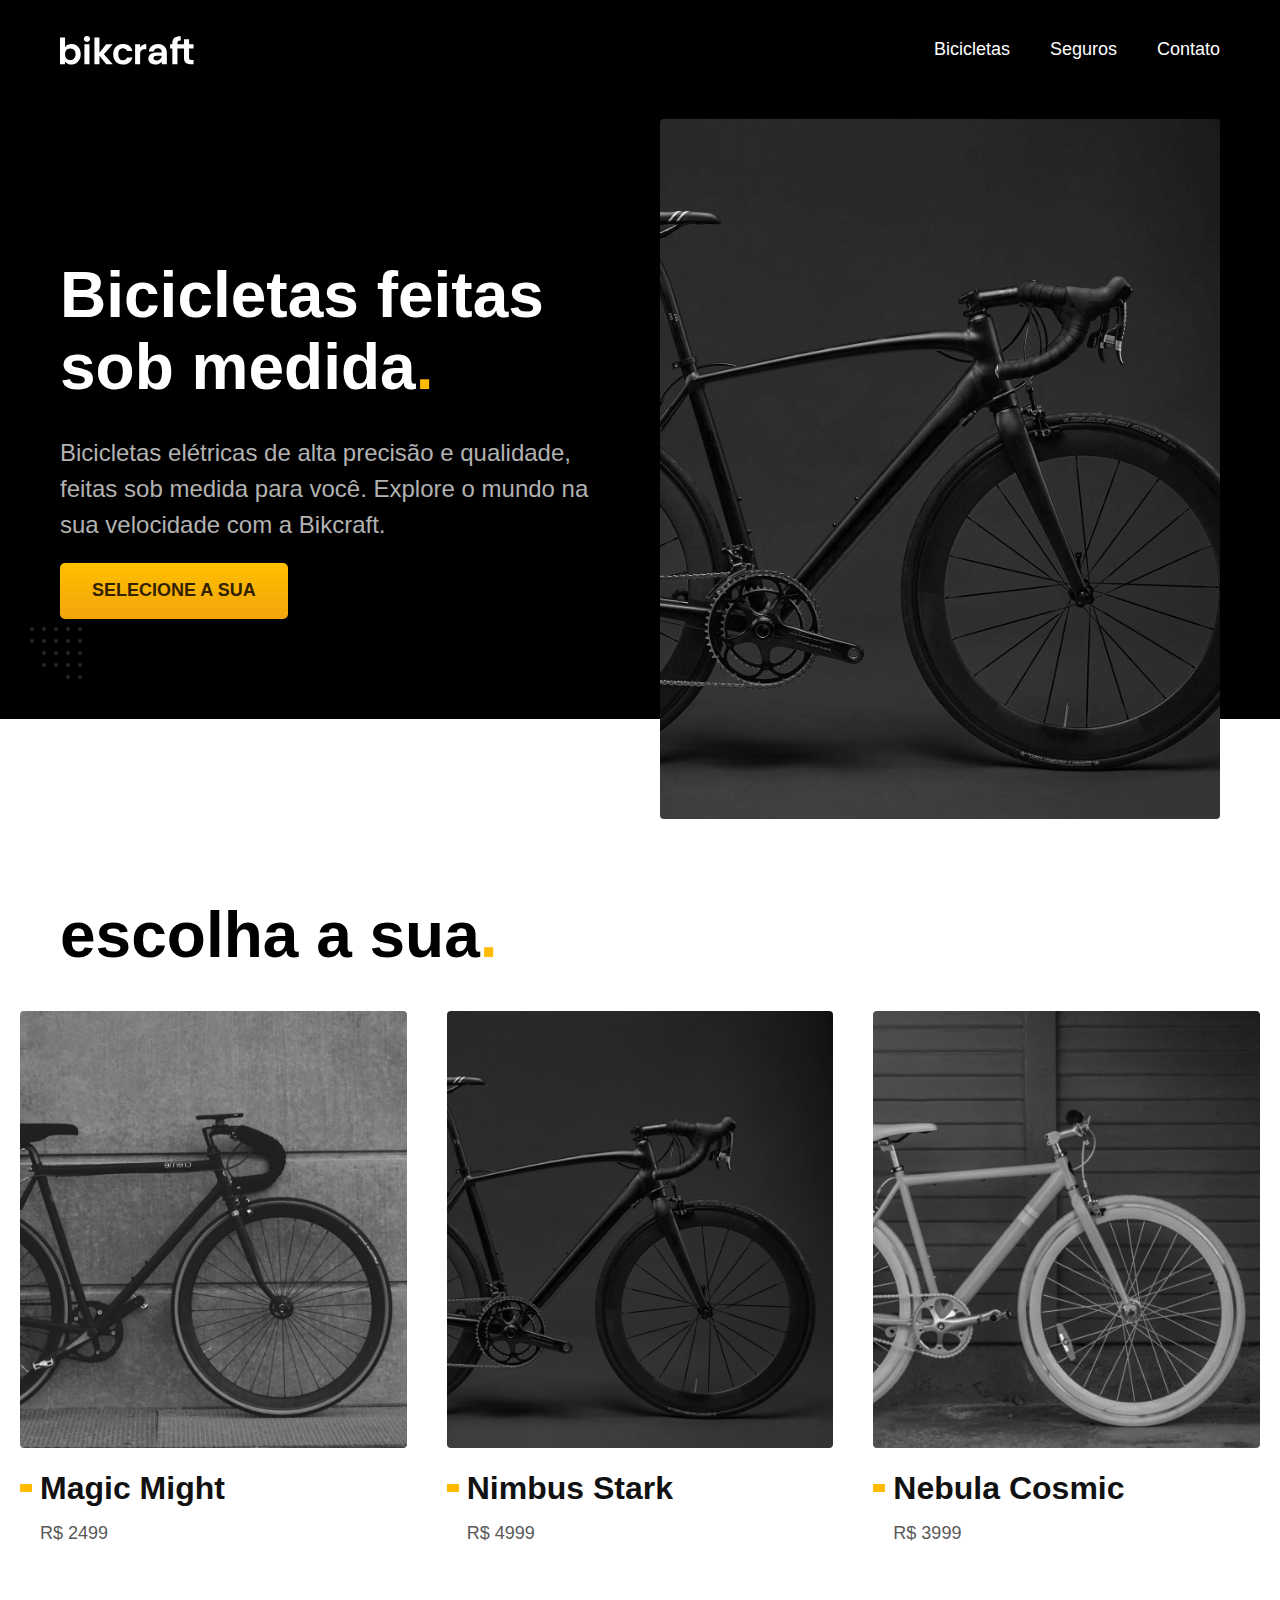
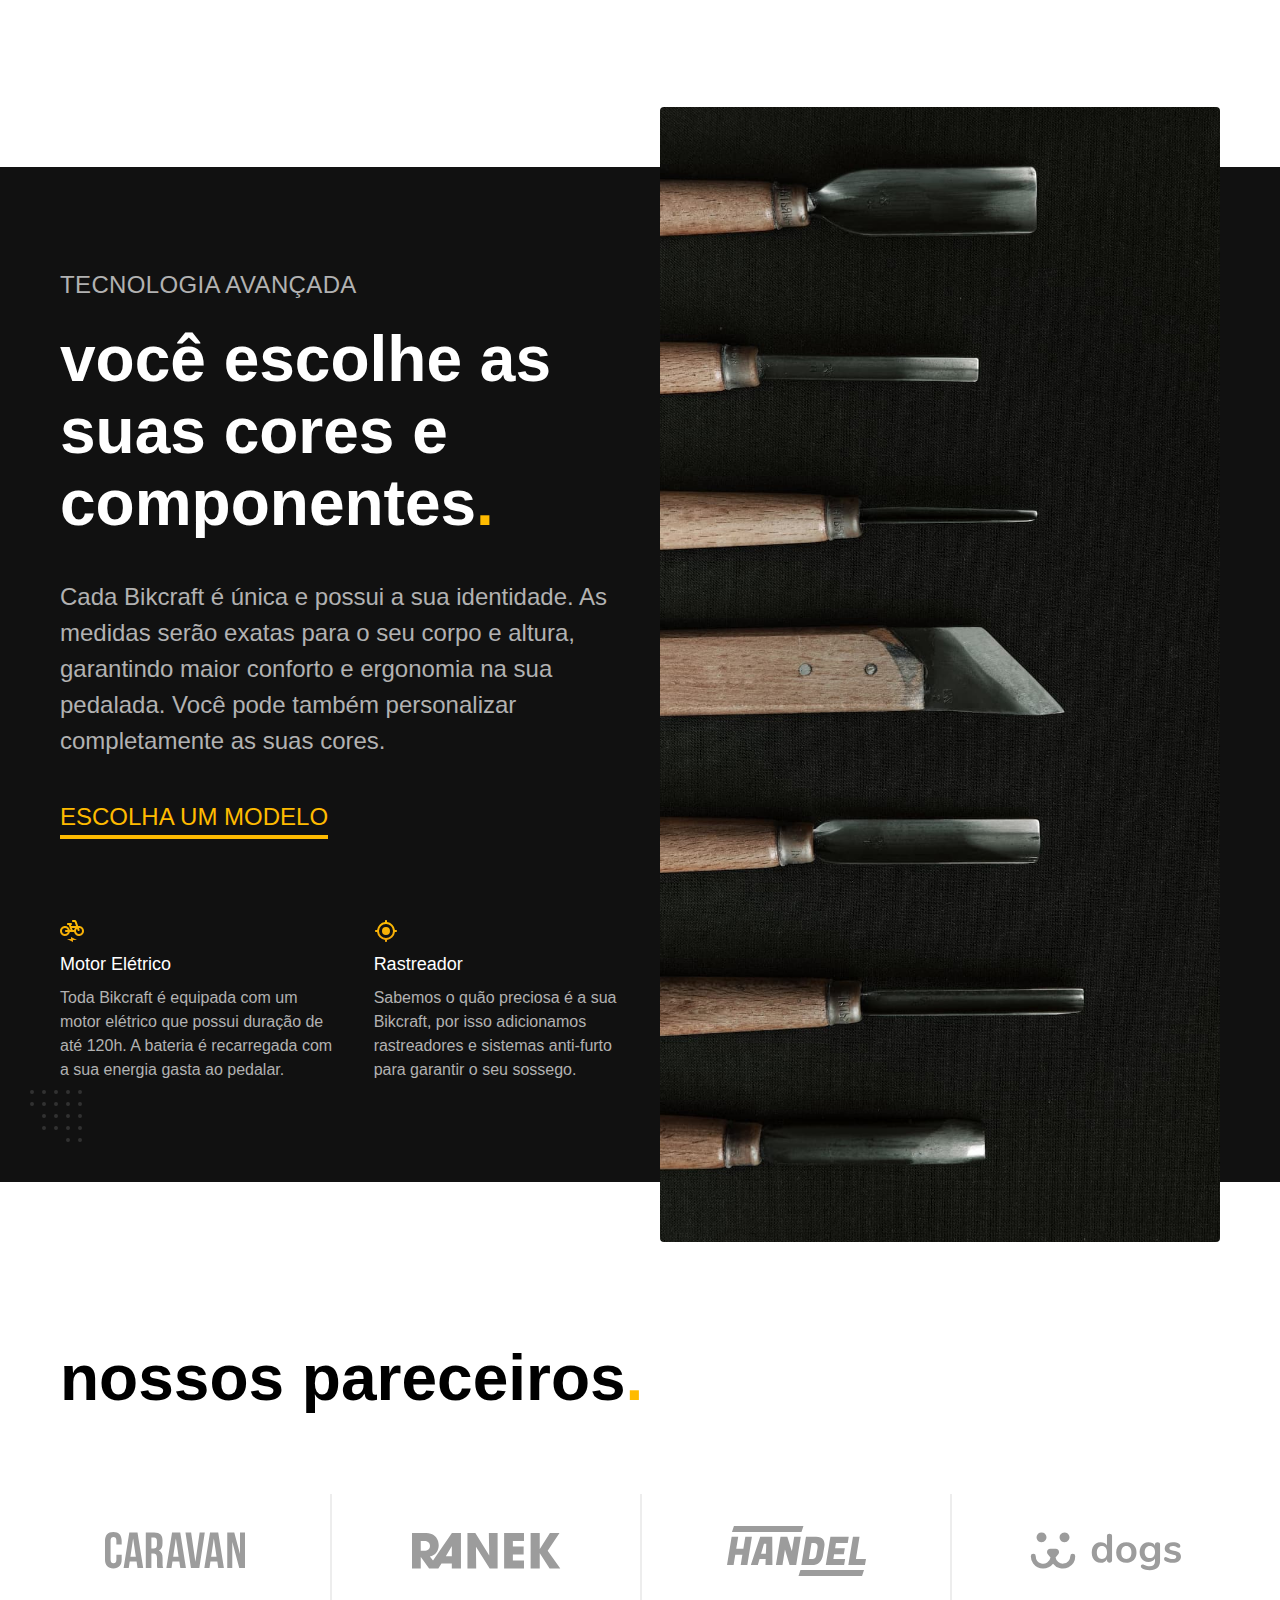
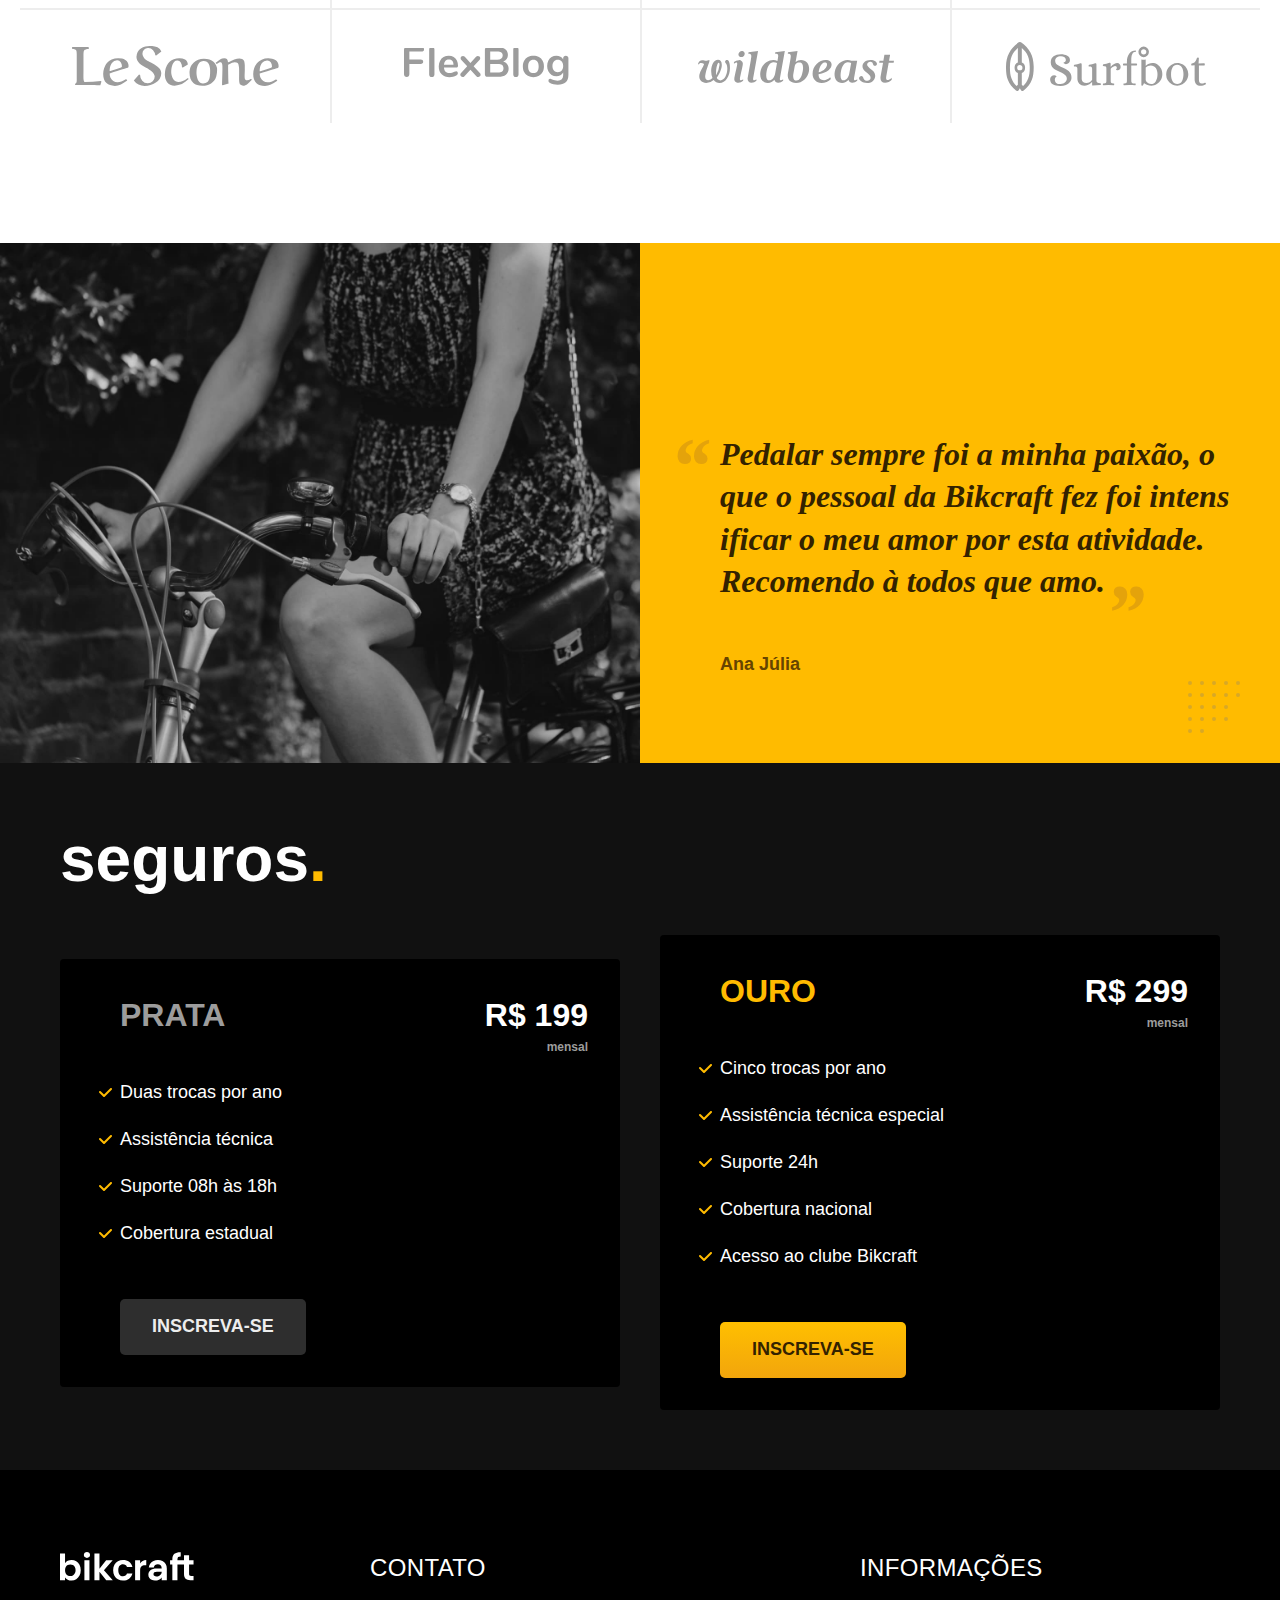
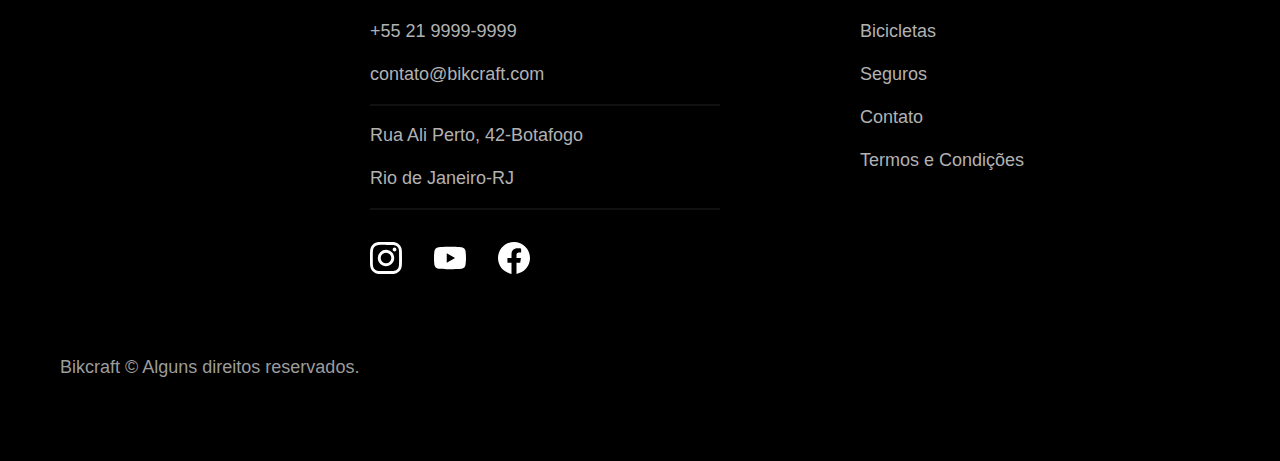
<file: index.html>
<!DOCTYPE html>
<html lang="pt-br">

<head>
    <meta charset="UTF-8">
    <meta http-equiv="X-UA-Compatible" content="IE=edge">
    <meta name="viewport" content="width=device-width, initial-scale=1.0">
    <meta name="description"
        content="Bicicletas elétricas de alta precisão e qualidade,  feitas sob medida para o cliente. Explore o mundo na sua velocidade com a Bikcraft.">
    <title>Bikcraft - Bicicletas Elétricas</title>

    <link rel="icon" href="./favicon.svg" type="image/svg+xml">
    <link rel="preload" href="./css/style.min.css" as="style">
    <link rel="stylesheet" href="./css/style.min.css">

    <script>document.documentElement.classList.add('js');</script>
</head>

<body>
    <header class="header-bg">
        <div class="header container">
            <a href="./">
                <img src="./img/bikcraft.svg" width="136" height="32" alt="Bikcraft">
            </a>

            <nav aria-label="primaria">
                <ul class="header-menu font-1-m">
                    <li><a href="./bicicletas.html">Bicicletas</a></li>
                    <li><a href="./seguros.html">Seguros</a></li>
                    <li><a href="./contato.html">Contato</a></li>
                </ul>
            </nav>
        </div>
    </header>

    <main class="introducao-bg">
        <div class="introducao container">
            <div class="introducao-conteudo">
                <h1 class="introducao-titulo font-1-xxl fadeInDown" data-anime="200">Bicicletas feitas sob medida<span
                        class="cor-p1">.</span></h1>
                <p class="introducao-texto font-2-l fadeInDown" data-anime="400">
                    Bicicletas elétricas de alta precisão e qualidade, feitas sob medida para você. Explore o mundo na
                    sua velocidade com a Bikcraft.
                </p>
                <a class="botao" href="./bicicletas.html fadeInDown" data-anime="600">Selecione a sua</a>
            </div>
            <picture data-anime="800" class="fadeInDown">
                <source media="(max-width: 800px)" srcset="./img/bicicletas/nimbus.jpg">
                <img src="./img/fotos/introducao.jpg" width="1280" height="1600" alt="Bicicleta elétrica preta.">
            </picture>
        </div>

    </main>

    <article class="lista-de-bicicletas">
        <h2 class="container font-1-xxl cor-0 fadeInDown" data-anime="200">escolha a sua<span class="cor-p1">.</span>
        </h2>
        <ul class="fadeInDown" data-anime="400">
            <li>
                <a href="./bicicletas/magic.html">
                    <img src="./img/bicicletas/magic-home.jpg" width="920" height="1040" alt="">
                    <h3 class="font-1-xl cor-11">Magic Might</h3>
                    <span class="font-2-m cor-8">R$ 2499</span>
                </a>
            </li>

            <li>
                <a href="./bicicletas/nimbus.html">
                    <img src="./img/bicicletas/nimbus-home.jpg" width="920" height="1040" alt="">
                    <h3 class="font-1-xl cor-11">Nimbus Stark</h3>
                    <span class="font-2-m cor-8">R$ 4999</span>
                </a>
            </li>

            <li>
                <a href="./bicicletas/nebula.html">
                    <img src="./img/bicicletas/nebula-home.jpg" width="920" height="1040" alt="">
                    <h3 class="font-1-xl cor-11">Nebula Cosmic</h3>
                    <span class="font-2-m cor-8">R$ 3999</span>
                </a>
            </li>
        </ul>
    </article>

    <article class="tecnologia-bg cor-11">
        <div class="tecnologia container">
            <div class="tecnologia-conteudo fadeInLeft" data-anime="200">
                <span class="font-2-l-b  cor-5">Tecnologia Avançada</span>
                <h2 class="font-1-xxl cor-0">você escolhe as suas cores e componentes<span class="cor-p1">.</span></h2>
                <p class="font-2-l cor-5">
                    Cada Bikcraft é única e possui a sua identidade. As medidas serão exatas para o seu corpo e altura,
                    garantindo maior conforto e ergonomia na sua pedalada. Você pode também personalizar completamente
                    as suas cores.
                </p>
                <a href="./bicicletas.html" class="link">Escolha um modelo</a>

                <div class="tecnologia-vantagens">
                    <div>
                        <img src="./img/icones/eletrica.svg" width="24" height="24" alt="">
                        <h3 class="font-1-m cor-0">Motor Elétrico</h3>
                        <p class="font-2-s cor-5">
                            Toda Bikcraft é equipada com um motor elétrico que possui duração de até 120h. A bateria é
                            recarregada com a sua energia gasta ao pedalar.
                        </p>
                    </div>
                    <div>
                        <img src="./img/icones/rastreador.svg" width="24" height="24" alt="">
                        <h3 class="font-1-m cor-0">Rastreador</h3>
                        <p class="font-2-s cor-5">
                            Sabemos o quão preciosa é a sua Bikcraft, por isso adicionamos rastreadores e sistemas
                            anti-furto para garantir o seu sossego.
                        </p>
                    </div>
                </div>

            </div>
            <div class="tecnologia-imagem fadeInRight" data-anime="400">
                <img src="./img/fotos/tecnologia.jpg" width="1200" height="1920" alt="">
            </div>
        </div>
    </article>

    <section class="parceiros" aria-label="Nossos Parceiros">
        <h2 class="container font-1-xxl cor-12 fadeInDown" data-anime="200">nossos pareceiros<span
                class="cor-p1">.</span></h2>

        <ul class="fadeInDown" data-anime="">
            <li><img src="./img/parceiros/caravan.svg" width="140" height="38" alt="caravan"></li>
            <li><img src="./img/parceiros/ranek.svg" width="149" height="36" alt="ranek.svg"></li>
            <li><img src="./img/parceiros/handel.svg" width="139" height="50" alt="handel.svg"></li>
            <li><img src="./img/parceiros/dogs.svg" width="152" height="39" alt="dogs.svg"></li>
            <li><img src="./img/parceiros/lescone.svg" width="208" height="41" alt="lescone.svg"></li>
            <li><img src="./img/parceiros/flexblog.svg" width="165" height="38" alt="flexblog.svg"></li>
            <li><img src="./img/parceiros/wildbeast.svg" width="196" height="34" alt="wildbeast.svg"></li>
            <li><img src="./img/parceiros/surfbot.svg" width="200" height="49" alt="surfbot.svg"></li>
        </ul>
    </section>

    <section class="depoimento" aria-label="Depoimento">
        <div class="depoimento-imagem">
            <img src="./img/fotos/depoimento.jpg" width="1560" height="1360"
                alt="Pessoa pedalando uma bicicleta Bikcraft.">
        </div>
        <div class="depoimento-conteudo">
            <blockquote class="font-1-xl cor-p5 fadeInRight" cite="" data-anime="">
                <p id="depoimento-texto">
                    Pedalar sempre foi a minha paixão, o que o pessoal da Bikcraft fez foi intensificar o meu amor por
                    esta atividade. Recomendo à todos que amo.
                </p>
                <span class="font-1-m-b cor-p4">Ana Júlia</span>
            </blockquote>
        </div>
    </section>

    <article class="seguros-bg">
        <div class="seguros container">
            <h2 class=" font-1-xxl cor-0 fadeInDown" data-anime="200">seguros<span class="cor-p1">.</span></h2>

            <div class="seguros-item fadeInLeft" data-anime="400">
                <h3 class="font-1-xl cor-6">Prata</h3>
                <span class="font-1-xl cor-0">R$ 199 <span class="font-1-xs cor-6">mensal</span></span>

                <ul class="font-2-m cor-0">
                    <li>Duas trocas por ano</li>
                    <li>Assistência técnica</li>
                    <li>Suporte 08h às 18h</li>
                    <li>Cobertura estadual</li>
                </ul>
                <a class="botao secundario" href="./orcamento.html">inscreva-se</a>
            </div>

            <div class="seguros-item fadeInRight" data-anime="600">
                <h3 class="font-1-xl cor-p1">Ouro</h3>
                <span class="font-1-xl cor-0">R$ 299<span class="font-1-xs cor-6">mensal</span></span>

                <ul class="font-2-m cor-0">
                    <li>Cinco trocas por ano</li>
                    <li>Assistência técnica especial</li>
                    <li>Suporte 24h</li>
                    <li>Cobertura nacional</li>
                    <li>Acesso ao clube Bikcraft</li>
                </ul>
                <a class="botao" href="./orcamento.html">inscreva-se</a>
            </div>

        </div>

    </article>

    <footer class="footer-bg">
        <div class="footer container">
            <img src="./img/bikcraft.svg" width="136" height="32" alt="Bikcraft">
            <div class="footer-contato">
                <h3 class="font-2-l-b cor-0">Contato</h3>

                <ul class="font-2-m cor-5">
                    <li><a href="tel:+552199999999">+55 21 9999-9999</a></li>
                    <li><a href="mailto:">contato@bikcraft.com</a></li>
                    <li>Rua Ali Perto, 42-Botafogo</li>
                    <li>Rio de Janeiro-RJ</li>
                </ul>
                <div class="footer-redes">
                    <a href="./">
                        <img src="./img/redes/instagram.svg" width="32" height="32" alt="instagram.svg">
                    </a>
                    <a href="./">
                        <img src="./img/redes/youtube.svg" width="32" height="32" alt="youtube.svg">
                    </a>
                    <a href="./">
                        <img src="./img/redes/facebook.svg" width="32" height="32" alt="Facebook">
                    </a>
                </div>
            </div>

            <div class="footer-informacoes">
                <h3 class="font-2-l-b cor-0">Informações</h3>
                <nav>
                    <ul class="font-2-m cor-5">
                        <li><a href="./bicicletas.html">Bicicletas</a></li>
                        <li><a href="./seguros.html">Seguros</a></li>
                        <li><a href="./contato.html">Contato</a></li>
                        <li><a href="./termos.html">Termos e Condições</a></li>
                    </ul>
                </nav>
            </div>
            <p class="footer-copy font-2-m cor-6">Bikcraft &copy; Alguns direitos reservados.</p>
        </div>
    </footer>

    <script src="./js/plugins/simple-anime.js"></script>
    <script src="./js/script.js"></script>
</body>

</html>
</file>
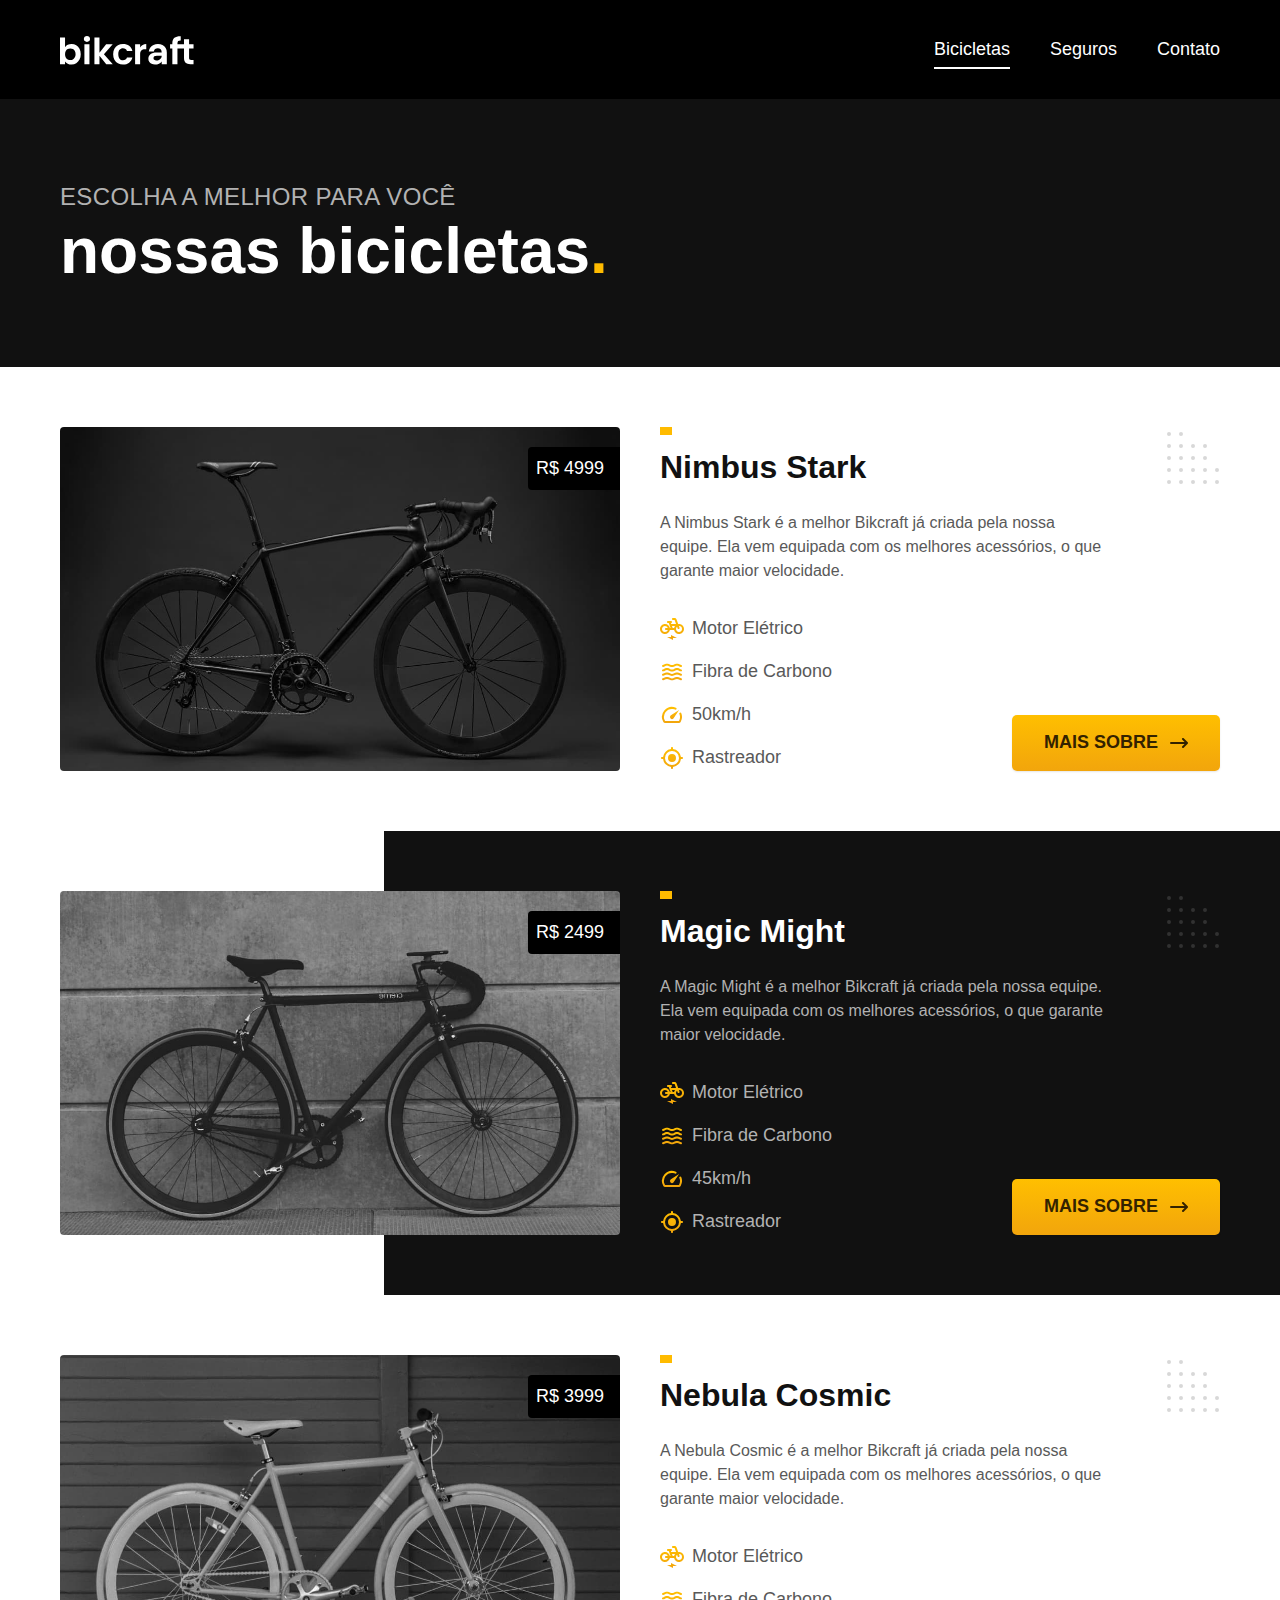
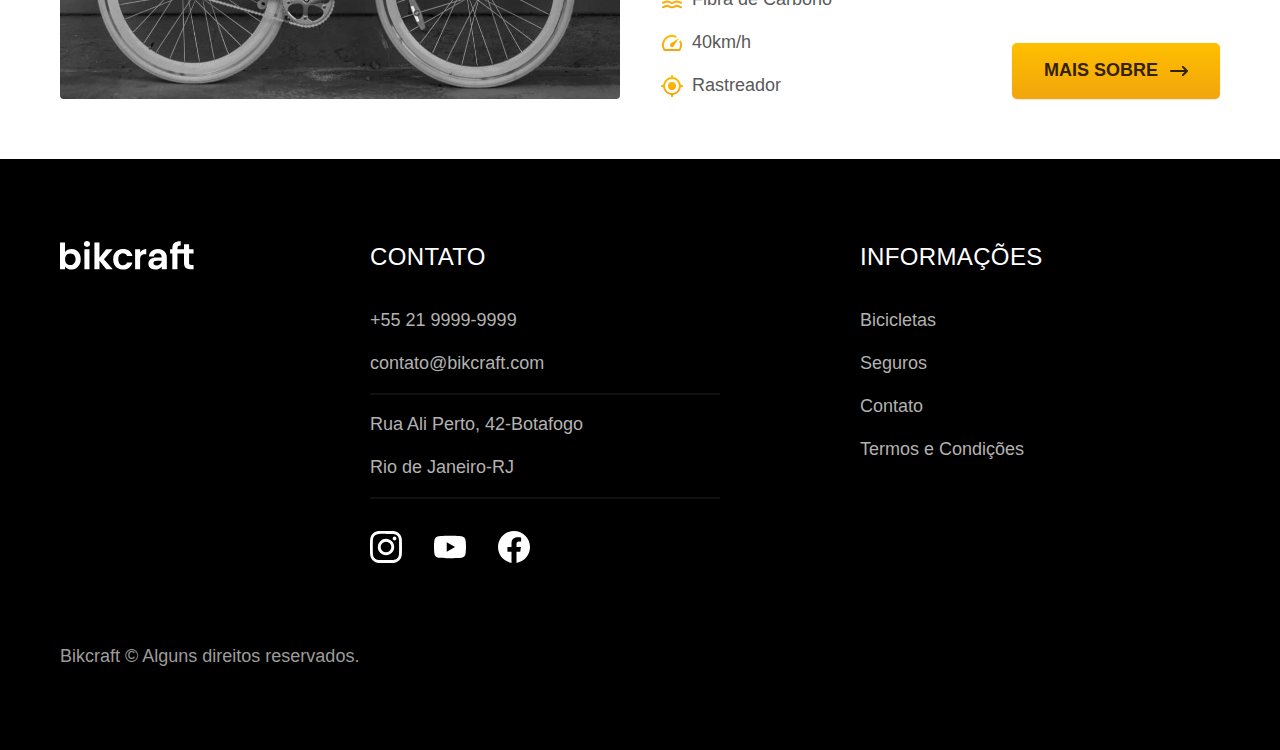
<file: bicicletas.html>
<!DOCTYPE html>
<html lang="pt-br">

<head>
    <meta charset="UTF-8">
    <meta http-equiv="X-UA-Compatible" content="IE=edge">
    <meta name="viewport" content="width=device-width, initial-scale=1.0">
    <meta name="description" content="As melhores e mais modernas Bicicletas da Bikcraft.">
    <title>Bicicletas | Bikcraft</title>
        <link rel="icon" href="./favicon.svg" type="image/svg+xml">
    <link rel="preload" href="./css/style.min.css" as="style">
    <link rel="stylesheet" href="./css/style.min.css">
    <script>document.documentElement.classList.add('js');</script>
</head>

<body id="bicicletas">
    <header class="header-bg">
        <div class="header container">
            <a href="./">
                <img src="./img/bikcraft.svg" width="136" height="32" alt="Bikcraft">
            </a>

            <nav aria-label="primaria">
                <ul class="header-menu font-1-m">
                    <li><a href="./bicicletas.html">Bicicletas</a></li>
                    <li><a href="./seguros.html">Seguros</a></li>
                    <li><a href="./contato.html">Contato</a></li>
                </ul>
            </nav>
        </div>
    </header>

    <main>
        <div class="titulo-bg">
            <div class="container">
                <p class="font-2-l-b cor-5">Escolha a Melhor para você</p>
                <h1 class="font-1-xxl cor-0">nossas bicicletas<span class="cor-p1">.</span></h1>
            </div>
        </div>

        <div class="bicicletas-bg">
            <div class="bicicletas container fadeInLeft" data-anime="200">
                <div class="bicicleta-imagem">
                    <img src="./img/bicicletas/nimbus.jpg" width="1120" height="680" alt="Bicicleta preta">
                    <span class="font-2-m cor-0">R$ 4999</span>
                </div>
                <div class="bicicletas-conteudo">
                    <h2 class="font-1-xl cor-11">Nimbus Stark</h2>
                    <p class="font-2-s cor-8">
                        A Nimbus Stark é a melhor Bikcraft já criada pela nossa equipe. Ela vem equipada com os melhores
                        acessórios, o que garante maior velocidade.
                    </p>

                    <ul class="font-1-m cor-8">
                        <li>
                            <img src="./img/icones/eletrica.svg" width="24" height="24" alt="">
                            Motor Elétrico
                        </li>
                        <li>
                            <img src="./img/icones/carbono.svg" width="24" height="24" alt="">
                            Fibra de Carbono
                        </li>
                        <li>
                            <img src="./img/icones/velocidade.svg" width="24" height="24" alt="">
                            50km/h
                        </li>
                        <li>
                            <img src="./img/icones/rastreador.svg" width="24" height="24" alt="">
                            Rastreador
                        </li>
                    </ul>
                    <a class="botao seta" href="./bicicletas/nimbus.html">Mais Sobre</a>
                </div>
            </div>
        </div>

        <div class="bicicletas-bg fadeInRight" data-anime="400">
            <div class="bicicletas container">
                <div class="bicicleta-imagem">
                    <img src="./img/bicicletas/magic.jpg"  width="1120" height="680" alt="Bicicleta preta">
                    <span class="font-2-m cor-0">R$ 2499</span>
                </div>
                <div class="bicicletas-conteudo">
                    <h2 class="font-1-xl cor-0">Magic Might</h2>
                    <p class="font-2-s cor-5">
                        A Magic Might é a melhor Bikcraft já criada pela nossa equipe. Ela vem equipada com os melhores
                        acessórios, o que garante maior velocidade.
                    </p>

                    <ul class="font-1-m cor-5">
                        <li>
                            <img src="./img/icones/eletrica.svg" width="24" height="24" alt="">
                            Motor Elétrico
                        </li>
                        <li>
                            <img src="./img/icones/carbono.svg" width="24" height="24" alt="">
                            Fibra de Carbono
                        </li>
                        <li>
                            <img src="./img/icones/velocidade.svg" width="24" height="24" alt="">
                            45km/h
                        </li>
                        <li>
                            <img src="./img/icones/rastreador.svg" width="24" height="24" alt="">
                            Rastreador
                        </li>
                    </ul>
                    <a class="botao seta" href="./bicicletas/magic.html">Mais Sobre</a>

                </div>
            </div>
        </div>

        <div class="bicicletas-bg fadeInLeft" data-anime="600">
            <div class="bicicletas container">
                <div class="bicicleta-imagem">
                    <img src="./img/bicicletas/nebula.jpg"  width="1120" height="680" alt="Bicicleta preta">
                    <span class="font-2-m cor-0">R$ 3999</span>
                </div>
                <div class="bicicletas-conteudo">
                    <h2 class="font-1-xl cor-11">Nebula Cosmic</h2>
                    <p class="font-2-s cor-8">
                        A Nebula Cosmic é a melhor Bikcraft já criada pela nossa equipe. Ela vem equipada com os
                        melhores
                        acessórios, o que garante maior velocidade.
                    </p>

                    <ul class="font-1-m cor-8">
                        <li>
                            <img src="./img/icones/eletrica.svg" width="24" height="24" alt="">
                            Motor Elétrico
                        </li>
                        <li>
                            <img src="./img/icones/carbono.svg" width="24" height="24" alt="">
                            Fibra de Carbono
                        </li>
                        <li>
                            <img src="./img/icones/velocidade.svg" width="24" height="24" alt="">
                            40km/h
                        </li>
                        <li>
                            <img src="./img/icones/rastreador.svg" width="24" height="24" alt="">
                            Rastreador
                        </li>
                    </ul>
                    <a class="botao seta" href="./bicicletas/nebula.html">Mais Sobre</a>

                </div>
            </div>
        </div>

    </main>

    <footer class="footer-bg">
        <div class="footer container">
            <img src="./img/bikcraft.svg"  width="136" height="32" alt="Bikcraft">
            <div class="footer-contato">
                <h3 class="font-2-l-b cor-0">Contato</h3>

                <ul class="font-2-m cor-5">
                    <li><a href="tel:+552199999999">+55 21 9999-9999</a></li>
                    <li><a href="mailto:">contato@bikcraft.com</a></li>
                    <li>Rua Ali Perto, 42-Botafogo</li>
                    <li>Rio de Janeiro-RJ</li>
                </ul>
                <div class="footer-redes">
                    <a href="./">
                        <img src="./img/redes/instagram.svg" width="32" height="32" alt="instagram.svg">
                    </a>
                    <a href="./">
                        <img src="./img/redes/youtube.svg" width="32" height="32" alt="youtube.svg">
                    </a>
                    <a href="./">
                        <img src="./img/redes/facebook.svg" width="32" height="32" alt="Facebook">
                    </a>
                </div>
            </div>

            <div class="footer-informacoes">
                <h3 class="font-2-l-b cor-0">Informações</h3>
                <nav>
                    <ul class="font-2-m cor-5">
                        <li><a href="./bicicletas.html">Bicicletas</a></li>
                        <li><a href="./seguros.html">Seguros</a></li>
                        <li><a href="./contato.html">Contato</a></li>
                        <li><a href="./termos.html">Termos e Condições</a></li>
                    </ul>
                </nav>
            </div>
            <p class="footer-copy font-2-m cor-6">Bikcraft &copy; Alguns direitos reservados.</p>
        </div>
    </footer>
    <script src="./js/plugins/simple-anime.js"></script>
    <script src="./js/script.js"></script>
</body>

</html>
</file>
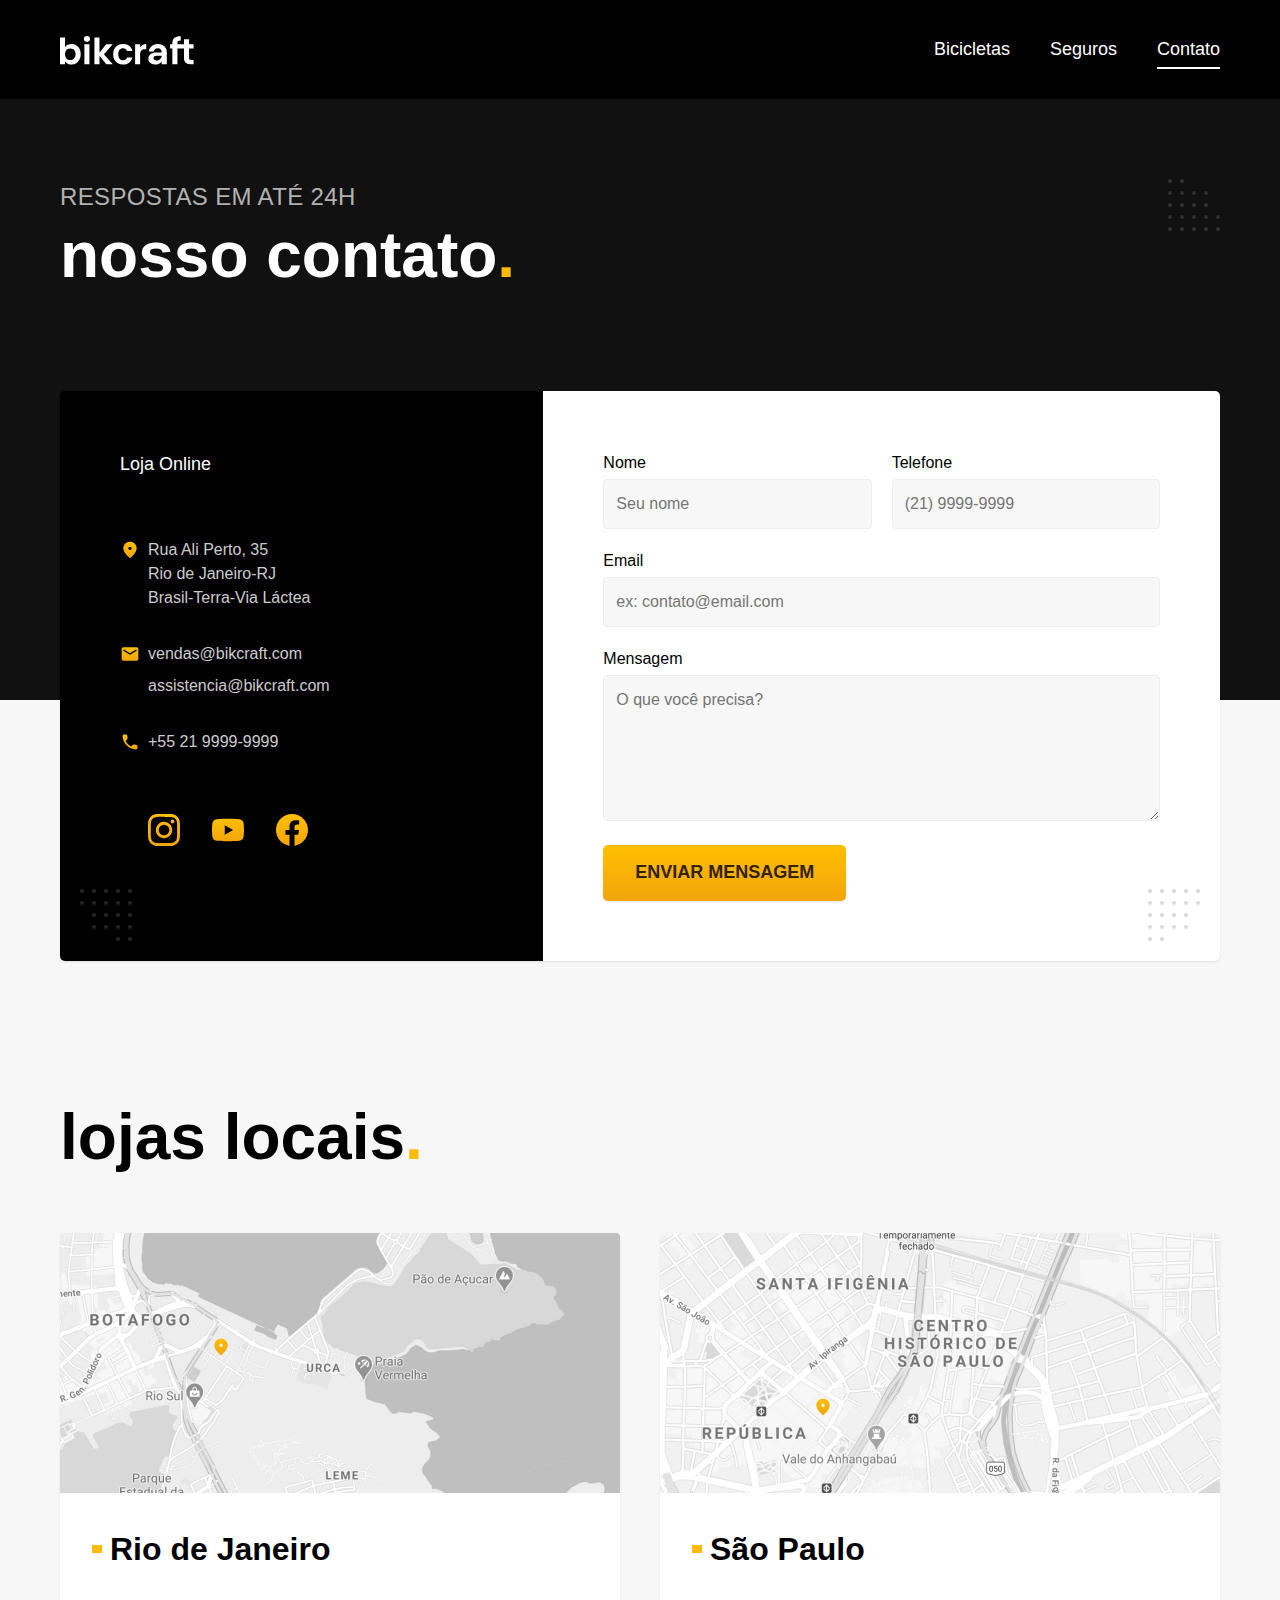
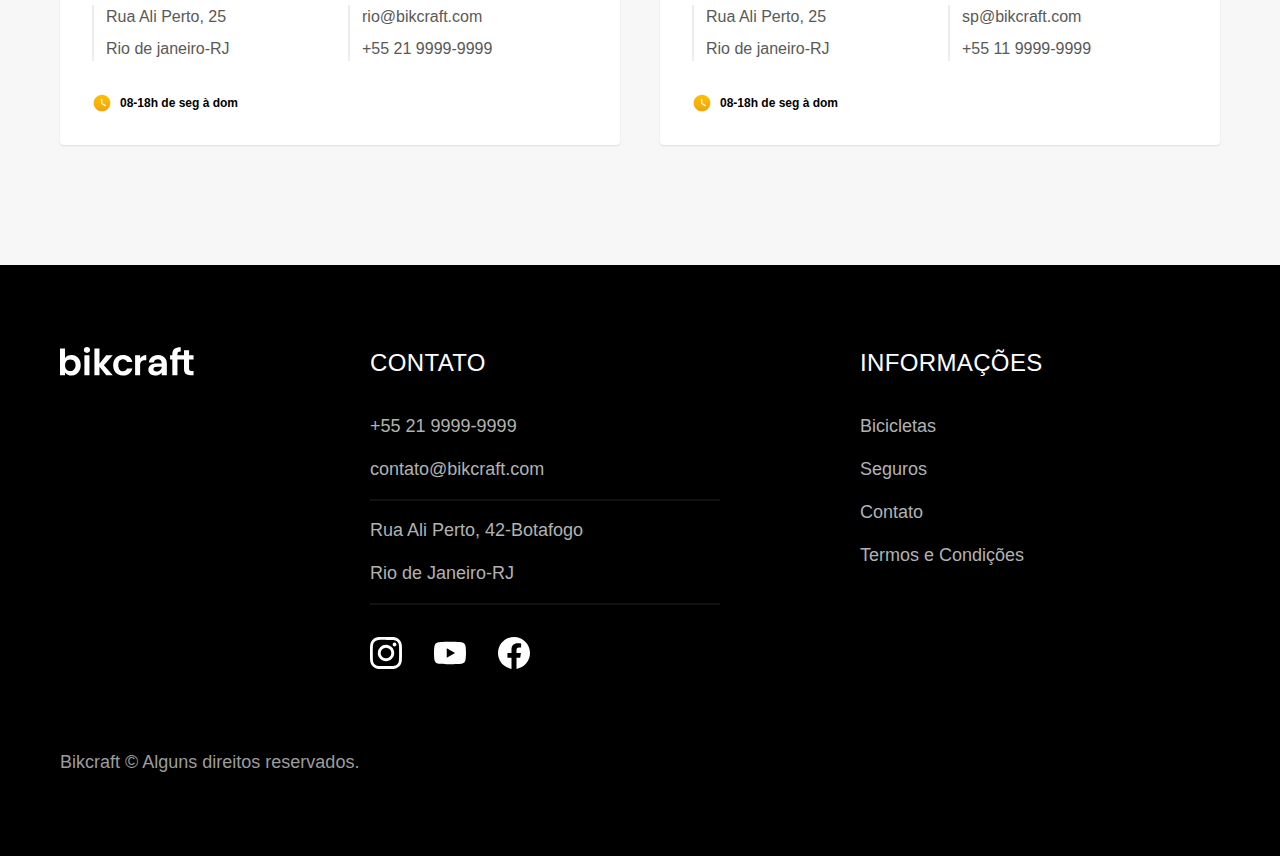
<file: contato.html>
<!DOCTYPE html>
<html lang="pt-br">

<head>
    <meta charset="UTF-8">
    <meta http-equiv="X-UA-Compatible" content="IE=edge">
    <meta name="viewport" content="width=device-width, initial-scale=1.0">
    <meta name="description" content="Contato">
    <title>Contato| Bikcraft</title>
        <link rel="icon" href="./favicon.svg" type="image/svg+xml">
    <link rel="preload" href="./css/style.min.css" as="style">
    <link rel="stylesheet" href="./css/style.min.css">
    <script>document.documentElement.classList.add('js');</script>
</head>

<body id="contato">
    <header class="header-bg">
        <div class="header container">
            <a href="./">
                <img src="./img/bikcraft.svg" width="136" height="32" alt="Bikcraft">
            </a>

            <nav aria-label="primaria">
                <ul class="header-menu font-1-m">
                    <li><a href="./bicicletas.html">Bicicletas</a></li>
                    <li><a href="./seguros.html">Seguros</a></li>
                    <li><a href="./contato.html">Contato</a></li>
                </ul>
            </nav>
        </div>
    </header>

    <main>
        <div class="titulo-bg">
            <div class="titulo container">
                <p class="font-2-l-b cor-5">Respostas em até 24h</p>
                <h1 class="font-1-xxl cor-0">nosso contato<span class="cor-p1">.</span></h1>
            </div>
        </div>

        <div class="contato container">
            <section class="contato-dados" aria-label="Endereço">
                <h2 class="font-1-m cor-0">Loja Online</h2>
                <div class="contato-endereco font-2-s cor-4">
                    <p>
                        Rua Ali Perto, 35
                    </p>
                    <p>Rio de Janeiro-RJ</p>
                    <p>Brasil-Terra-Via Láctea</p>
                </div>
                <address class="contato-meios font-2-s cor-4">
                    <a href="mailto:contato@bikcraft.com"> vendas@bikcraft.com</a>
                    <a href="mailto:assistencia@bikcraft.com"> assistencia@bikcraft.com</a>
                    <a href="tel:+552199999999">+55 21 9999-9999</a>
                </address>

                <div class="contato-redes">
                    <a href="./">
                        <img src="./img/redes/instagram-p.svg" width="32" height="32" alt="instagram.svg">
                    </a>
                    <a href="./">
                        <img src="./img/redes/youtube-p.svg" width="32" height="32" alt="youtube.svg">
                    </a>
                    <a href="./">
                        <img src="./img/redes/facebook-p.svg" width="32" height="32" alt="Facebook">
                    </a>
                </div>
            </section>

            <section aria-label="Formulário" class="contato-formulario">
                <form action="./contato.html" class="form">

                    <div>
                        <label for="nome">Nome</label>
                        <input type="text" name="nome" id="nome" placeholder="Seu nome">
                    </div>
                    <div>
                        <label for="tel">Telefone</label>
                        <input type="text" name="telefone" id="telefone" placeholder="(21) 9999-9999">
                    </div>

                    <div class="col-2">
                        <label for="email">Email</label>
                        <input type="email" name="email" id="email" placeholder="ex: contato@email.com">
                    </div>
                    <div class="col-2">
                        <label for="mensagem">Mensagem</label>
                        <textarea rows="5" id="mensagem" name="mensagem" placeholder="O que você precisa?"></textarea>
                    </div>

                    <button class="botao col-2">Enviar Mensagem</button>
                </form>
            </section>
        </div>
    </main>

    <article class="lojas container">
        <h2 class="font-1-xxl cor-12">lojas locais<span class="cor-p1">.</span></h2>

        <div class="lojas-item">
            <img src="./img/lojas/rj.jpg" width="1120" height="520" alt="mapa marcando o endereço em Rua Ali Perto, 25 Rio de Janeiro - RJ">
            <div class="lojas-conteudo">
                <h3 class="font-1-xl cor-12">Rio de Janeiro</h3>
                <div class="lojas-dados font-2-s cor-8">
                    <p>Rua Ali Perto, 25</p>
                    <p>Rio de janeiro-RJ</p>
                </div>
                <div class="lojas-dados font-2-ms cor-8">
                    <a href="mailto:rio@bikcraft.com">rio@bikcraft.com</a>
                    <a href="tel:+552199999999">+55 21 9999-9999</a>
                </div>

                <p class="lojas-tempo font-1-xs cor-12"><img src="./img/icones/horario.svg" width="20" height="20" alt=""> 08-18h de seg à dom</p>
            </div>
        </div>

        <div class="lojas-item">
            <img src="./img/lojas/sp.jpg" width="1120" height="520" alt="mapa marcando o endereço em Rua Ali Perto, 25 São Paulo - SP">
            <div class="lojas-conteudo">
                <h3 class="font-1-xl cor-12">São Paulo</h3>
                <div class="lojas-dados font-2-s cor-8">
                    <p>Rua Ali Perto, 25</p>
                    <p>Rio de janeiro-RJ</p>
                </div>
                <div class="lojas-dados font-2-ms cor-8">
                    <a href="mailto:sp@bikcraft.com">sp@bikcraft.com</a>
                    <a href="tel:+551199999999">+55 11 9999-9999</a>
                </div>

                <p class="lojas-tempo font-1-xs cor-12"><img src="./img/icones/horario.svg" width="20" height="20" alt=""> 08-18h de seg à dom</p>
            </div>
        </div>

    </article>

    <footer class="footer-bg">
        <div class="footer container">
            <img src="./img/bikcraft.svg" width="136" height="32" alt="Bikcraft">
            <div class="footer-contato">
                <h3 class="font-2-l-b cor-0">Contato</h3>

                <ul class="font-2-m cor-5">
                    <li><a href="tel:+552199999999">+55 21 9999-9999</a></li>
                    <li><a href="mailto:">contato@bikcraft.com</a></li>
                    <li>Rua Ali Perto, 42-Botafogo</li>
                    <li>Rio de Janeiro-RJ</li>
                </ul>
                <div class="footer-redes">
                    <a href="./">
                        <img src="./img/redes/instagram.svg" width="32" height="32" alt="instagram.svg">
                    </a>
                    <a href="./">
                        <img src="./img/redes/youtube.svg" width="32" height="32" alt="youtube.svg">
                    </a>
                    <a href="./">
                        <img src="./img/redes/facebook.svg" width="32" height="32" alt="Facebook">
                    </a>
                </div>
            </div>

            <div class="footer-informacoes">
                <h3 class="font-2-l-b cor-0">Informações</h3>
                <nav>
                    <ul class="font-2-m cor-5">
                        <li><a href="./bicicletas.html">Bicicletas</a></li>
                        <li><a href="./seguros.html">Seguros</a></li>
                        <li><a href="./contato.html">Contato</a></li>
                        <li><a href="./termos.html">Termos e Condições</a></li>
                    </ul>
                </nav>
            </div>
            <p class="footer-copy font-2-m cor-6">Bikcraft &copy; Alguns direitos reservados.</p>
        </div>
    </footer>
    <script src="./js/script.js"></script>
</body>

</html>
</file>
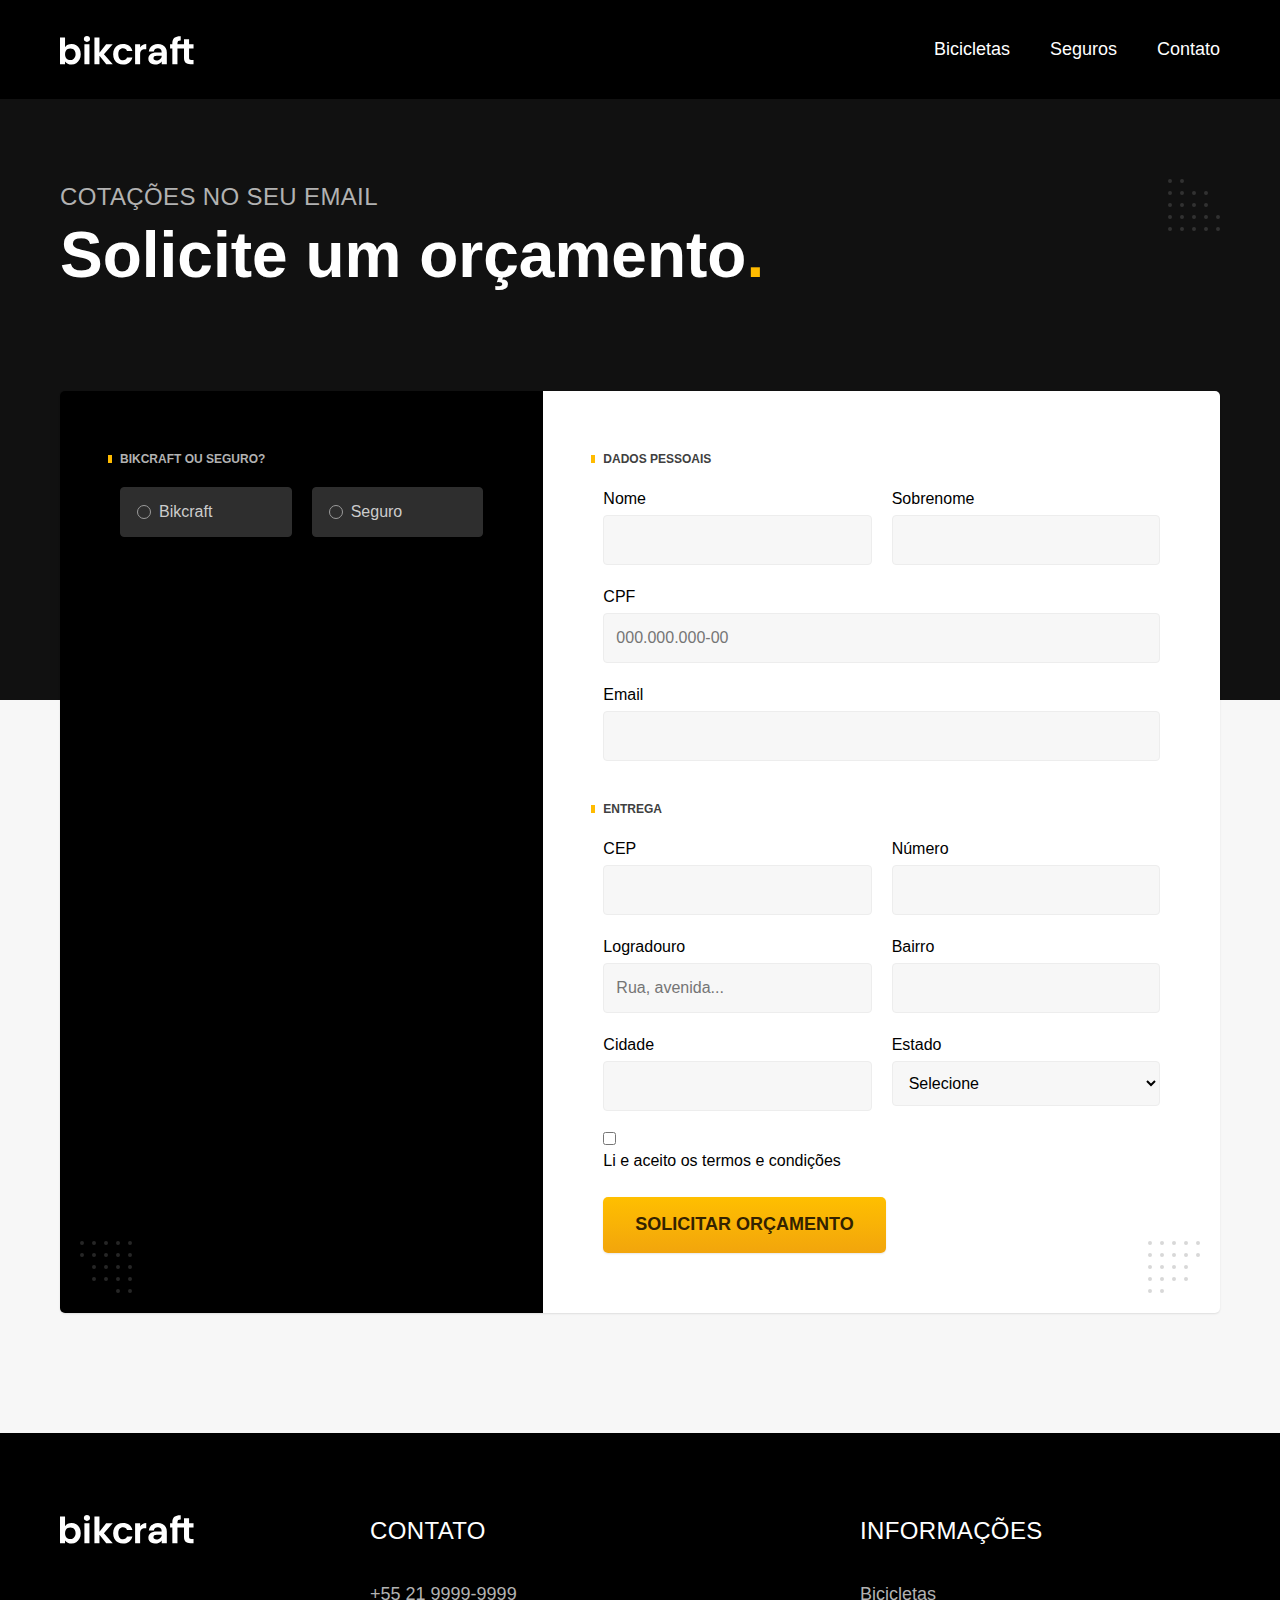
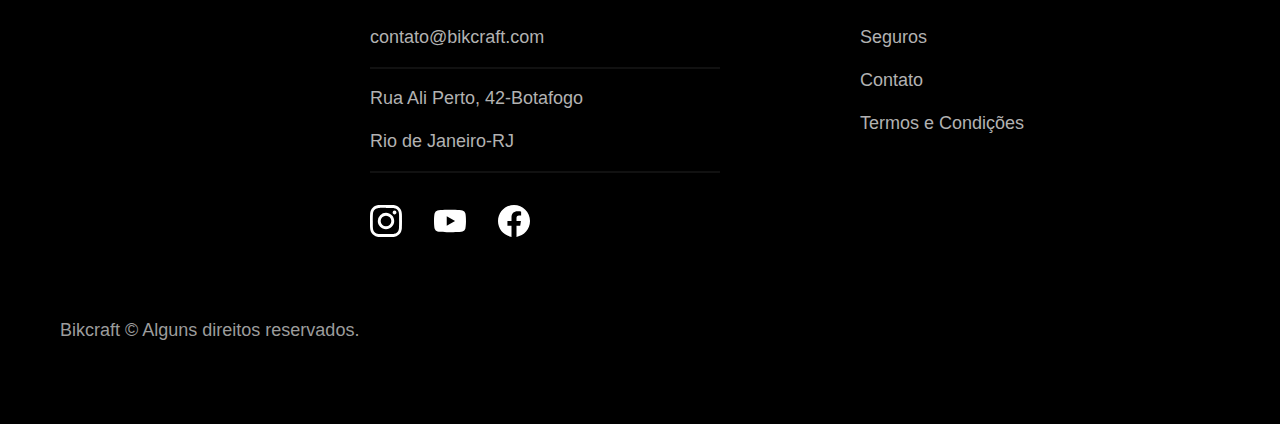
<file: orcamento.html>
<!DOCTYPE html>
<html lang="pt-br">

<head>
    <meta charset="UTF-8">
    <meta http-equiv="X-UA-Compatible" content="IE=edge">
    <meta name="viewport" content="width=device-width, initial-scale=1.0">
    <meta name="description" content="Orçamento Bikcraft.">
    <title>Orçamento | Bikcraft</title>
        <link rel="icon" href="./favicon.svg" type="image/svg+xml">
    <link rel="preload" href="./css/style.min.css" as="style">
    <link rel="stylesheet" href="./css/style.min.css">
    <script>document.documentElement.classList.add('js');</script>
</head>

<body id="orcamento">
    <header class="header-bg">
        <div class="header container">
            <a href="./">
                <img src="./img/bikcraft.svg" width="136" height="32" alt="Bikcraft">
            </a>

            <nav aria-label="primaria">
                <ul class="header-menu font-1-m">
                    <li><a href="./bicicletas.html">Bicicletas</a></li>
                    <li><a href="./seguros.html">Seguros</a></li>
                    <li><a href="./contato.html">Contato</a></li>
                </ul>
            </nav>
        </div>
    </header>

    <main>
        <div class="titulo-bg">
            <div class="titulo container">
                <p class="font-2-l-b cor-5">Cotações no seu email</p>
                <h1 class="font-1-xxl cor-0">Solicite um orçamento<span class="cor-p1">.</span></h1>
            </div>
        </div>

        <form action="./" class="orcamento container">
            <div class="orcamento-produto">
                <h2 class="font-1-xs cor-5">Bikcraft ou Seguro?</h2>

                <input type="radio" name="tipo" id="bikcraft" value="bikcraft">
                <label for="bikcraft">Bikcraft</label>

                <input type="radio" name="tipo" id="seguro" value="seguro">
                <label for="seguro">Seguro</label>

                <div class="orcamento-conteudo" id="orcamento-bikcraft">
                    <h2 class="font-1-xs cor-5">Escolha a sua:</h2>

                    <input type="radio" name="produto" id="nimbus" value="nimbus">
                    <label for="nimbus">Nimbus Stark <span>R$ 4999</span></label>
                    <div class="orcamento-detalhes" id="nimbus-1">
                        <ul class=" font-1-xs cor-8">
                            <li><img src="./img/icones/eletrica.svg" width="16" height="16" alt="">Motor Elétrico</li>
                            <li><img src="./img/icones/carbono.svg" width="16" height="16" alt="">Fibra de Carbono</li>
                            <li><img src="./img/icones/velocidade.svg" width="16" height="16" alt="">50 km/h</li>
                            <li><img src="./img/icones/rastreador.svg" width="16" height="16" alt="">Rastreador</li>
                        </ul>
                        <img src="./img/bicicletas/nimbus.jpg" alt="Bicicleta preta">
                    </div>

                    <input type="radio" name="produto" id="magic" value="magic">
                    <label for="magic">Magic Might <span>R$ 2499</span></label>
                    <div class="orcamento-detalhes" id="magic-1">
                        <ul class=" font-1-xs cor-8">
                            <li><img src="./img/icones/eletrica.svg" width="16" height="16" alt="">Motor Elétrico</li>
                            <li><img src="./img/icones/carbono.svg" width="16" height="16" alt="">Fibra de Carbono</li>
                            <li><img src="./img/icones/velocidade.svg" width="16" height="16" alt="">45 km/h</li>
                            <li><img src="./img/icones/rastreador.svg" width="16" height="16" alt="">Rastreador</li>
                        </ul>
                        <img src="./img/bicicletas/magic.jpg" alt="Bicicleta preto fosco">
                    </div>
                    <input type="radio" name="produto" id="nebula" value="nebula">
                    <label for="nebula">Nebula Cosmic <span>R$ 3999</span></label>
                    <div class="orcamento-detalhes" id="nebula-1">
                        <ul class=" font-1-xs cor-8">
                            <li><img src="./img/icones/eletrica.svg" width="16" height="16" alt="">Motor Elétrico</li>
                            <li><img src="./img/icones/carbono.svg" width="16" height="16" alt="">Fibra de Carbono</li>
                            <li><img src="./img/icones/velocidade.svg" width="16" height="16" alt="">40 km/h</li>
                            <li><img src="./img/icones/rastreador.svg" width="16" height="16" alt="">Rastreador</li>
                        </ul>
                        <img src="./img/bicicletas/nebula.jpg" width="1120" height="680" alt="Bicicleta cinza">
                    </div>
                </div>

                <div class="orcamento-conteudo" id="orcamento-seguro">
                    <h2 class="font-1-xs cor-5">Escolha o plano</h2>

                    <input type="radio" name="produto" id="prata" value="prata">
                    <label for="prata">Prata<span>R$ 199</span></label>

                    <input type="radio" name="produto" id="ouro" value="ouro">
                    <label for="ouro">Ouro<span>R$ 299</span></label>

                </div>

            </div>

            <div class="orcamento-dados form">
                <h2 class="font-1-xs cor-9 col-2">Dados Pessoais</h2>
                <div>
                    <label for="nome">Nome</label>
                    <input type="text" name="nome" id="nome">
                </div>
                <div>
                    <label for="sobrenome">Sobrenome</label>
                    <input type="text" name="sobrenome" id="sobrenome">
                </div>
                <div class="col-2">
                    <label for="cpf">CPF</label>
                    <input type="text" name="cpf" id="cpf" placeholder="000.000.000-00">
                </div>
                <div class="col-2">
                    <label for="email">Email</label>
                    <input type="email" name="email" id="email">
                </div>

                <h2 class="font-1-xs cor-9 col-2">Entrega</h2>
                <div>
                    <label for="cep">CEP</label>
                    <input type="text" name="cep" id="cep">
                </div>
                <div>
                    <label for="numero">Número</label>
                    <input type="text" name="numero" id="numero">
                </div>
                <div>
                    <label for="logradouro">Logradouro</label>
                    <input type="text" name="logradouro" id="logradouro" placeholder="Rua, avenida...">
                </div>
                <div>
                    <label for="bairro">Bairro</label>
                    <input type="text" name="bairro" id="bairro">
                </div>
                <div>
                    <label for="cidade">Cidade</label>
                    <input type="text" name="cidade" id="cidade">
                </div>
                <div>
                    <label for="estado">Estado</label>
                    <select name="estado" id="estado">
                        <option value="">Selecione</option>
                    </select>
                </div>
                <div id="form-checkbox">
                    <input type="checkbox" name="termos" id="termos">
                    <label for="termos">Li e aceito os <a href="">termos e condições</a></label>
                </div>

                <button class="botao col-2">Solicitar orçamento</button>
            </div>
        </form>

    </main>

    <footer class="footer-bg">
        <div class="footer container">
            <img src="./img/bikcraft.svg" width="136" height="32" alt="Bikcraft">
            <div class="footer-contato">
                <h3 class="font-2-l-b cor-0">Contato</h3>

                <ul class="font-2-m cor-5">
                    <li><a href="tel:+552199999999">+55 21 9999-9999</a></li>
                    <li><a href="mailto:">contato@bikcraft.com</a></li>
                    <li>Rua Ali Perto, 42-Botafogo</li>
                    <li>Rio de Janeiro-RJ</li>
                </ul>
                <div class="footer-redes">
                    <a href="./">
                        <img src="./img/redes/instagram.svg" width="32" height="32" alt="instagram.svg">
                    </a>
                    <a href="./">
                        <img src="./img/redes/youtube.svg" width="32" height="32" alt="youtube.svg">
                    </a>
                    <a href="./">
                        <img src="./img/redes/facebook.svg" width="32" height="32" alt="Facebook">
                    </a>
                </div>
            </div>

            <div class="footer-informacoes">
                <h3 class="font-2-l-b cor-0">Informações</h3>
                <nav>
                    <ul class="font-2-m cor-5">
                        <li><a href="./bicicletas.html">Bicicletas</a></li>
                        <li><a href="./seguros.html">Seguros</a></li>
                        <li><a href="./contato.html">Contato</a></li>
                        <li><a href="./termos.html">Termos e Condições</a></li>
                    </ul>
                </nav>
            </div>
            <p class="footer-copy font-2-m cor-6">Bikcraft &copy; Alguns direitos reservados.</p>
        </div>
    </footer>
    <script src="./js/script.js"></script>
</body>

</html>
</file>
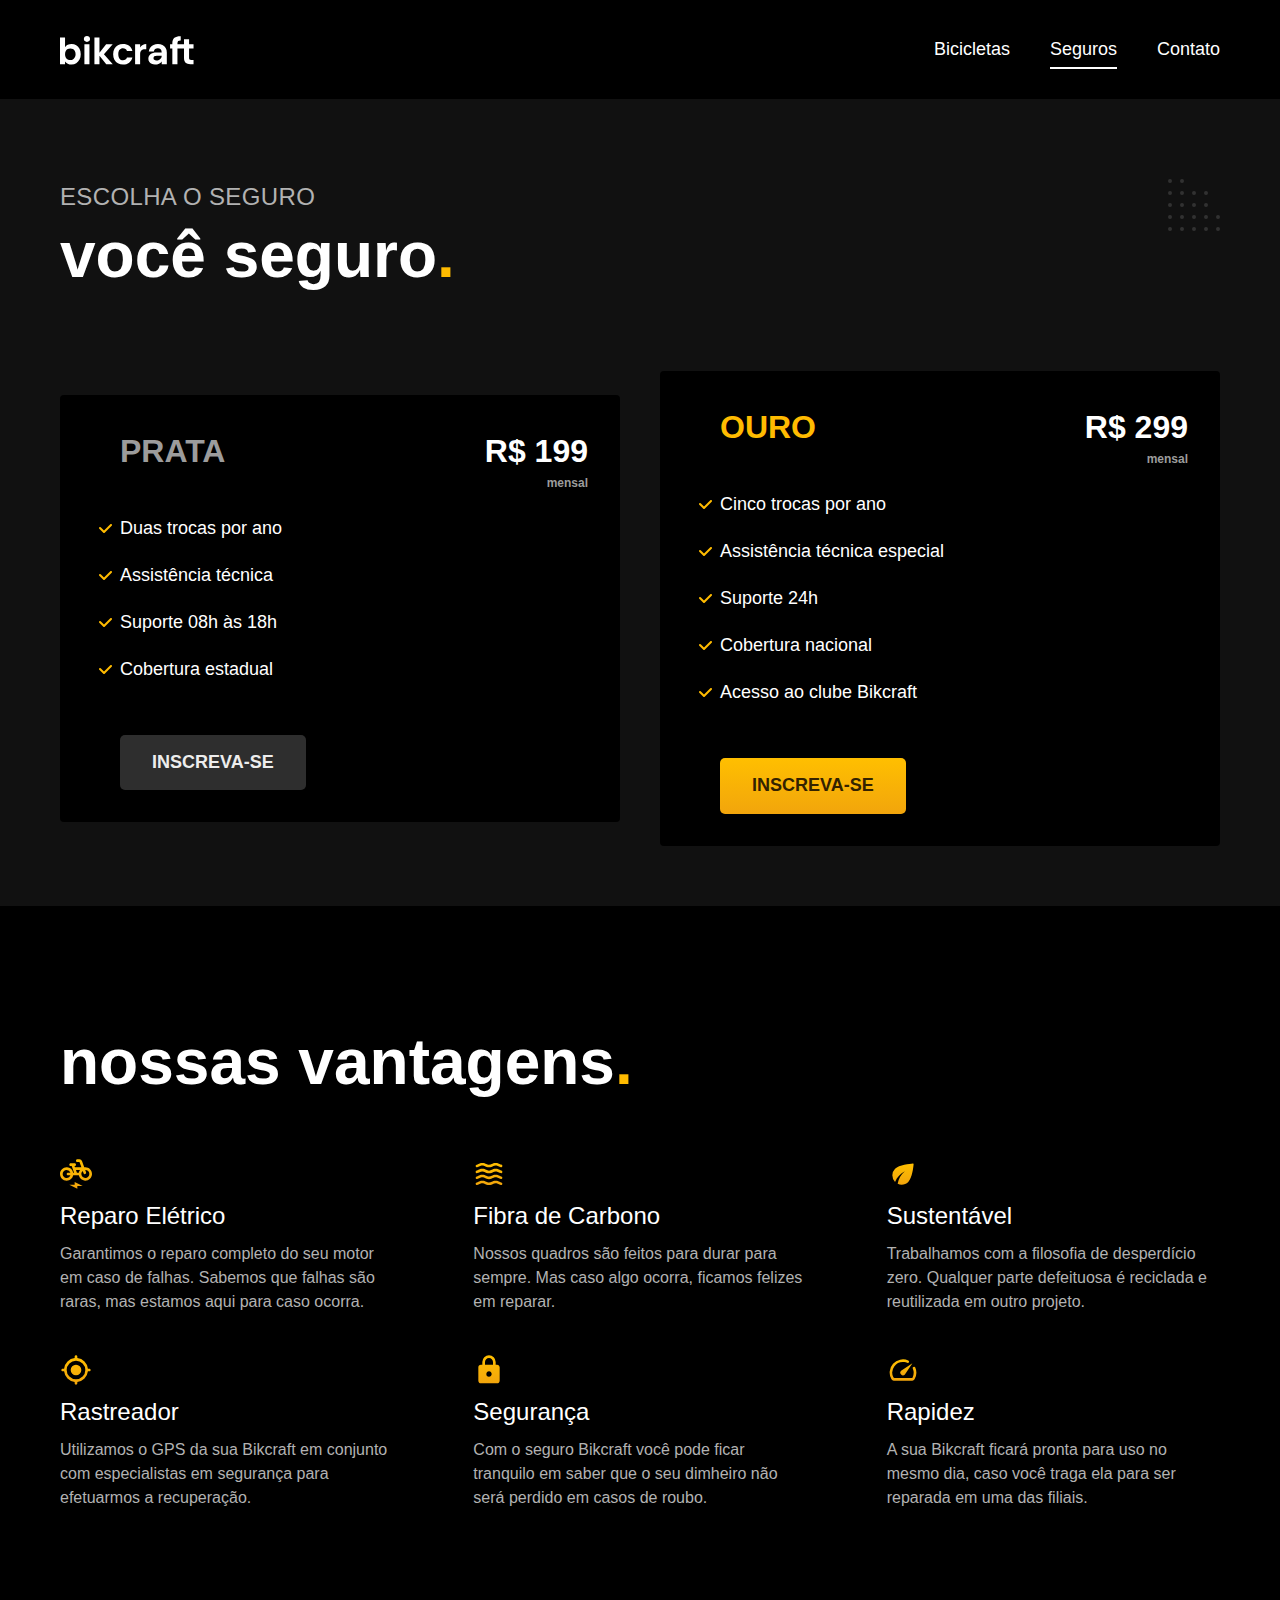
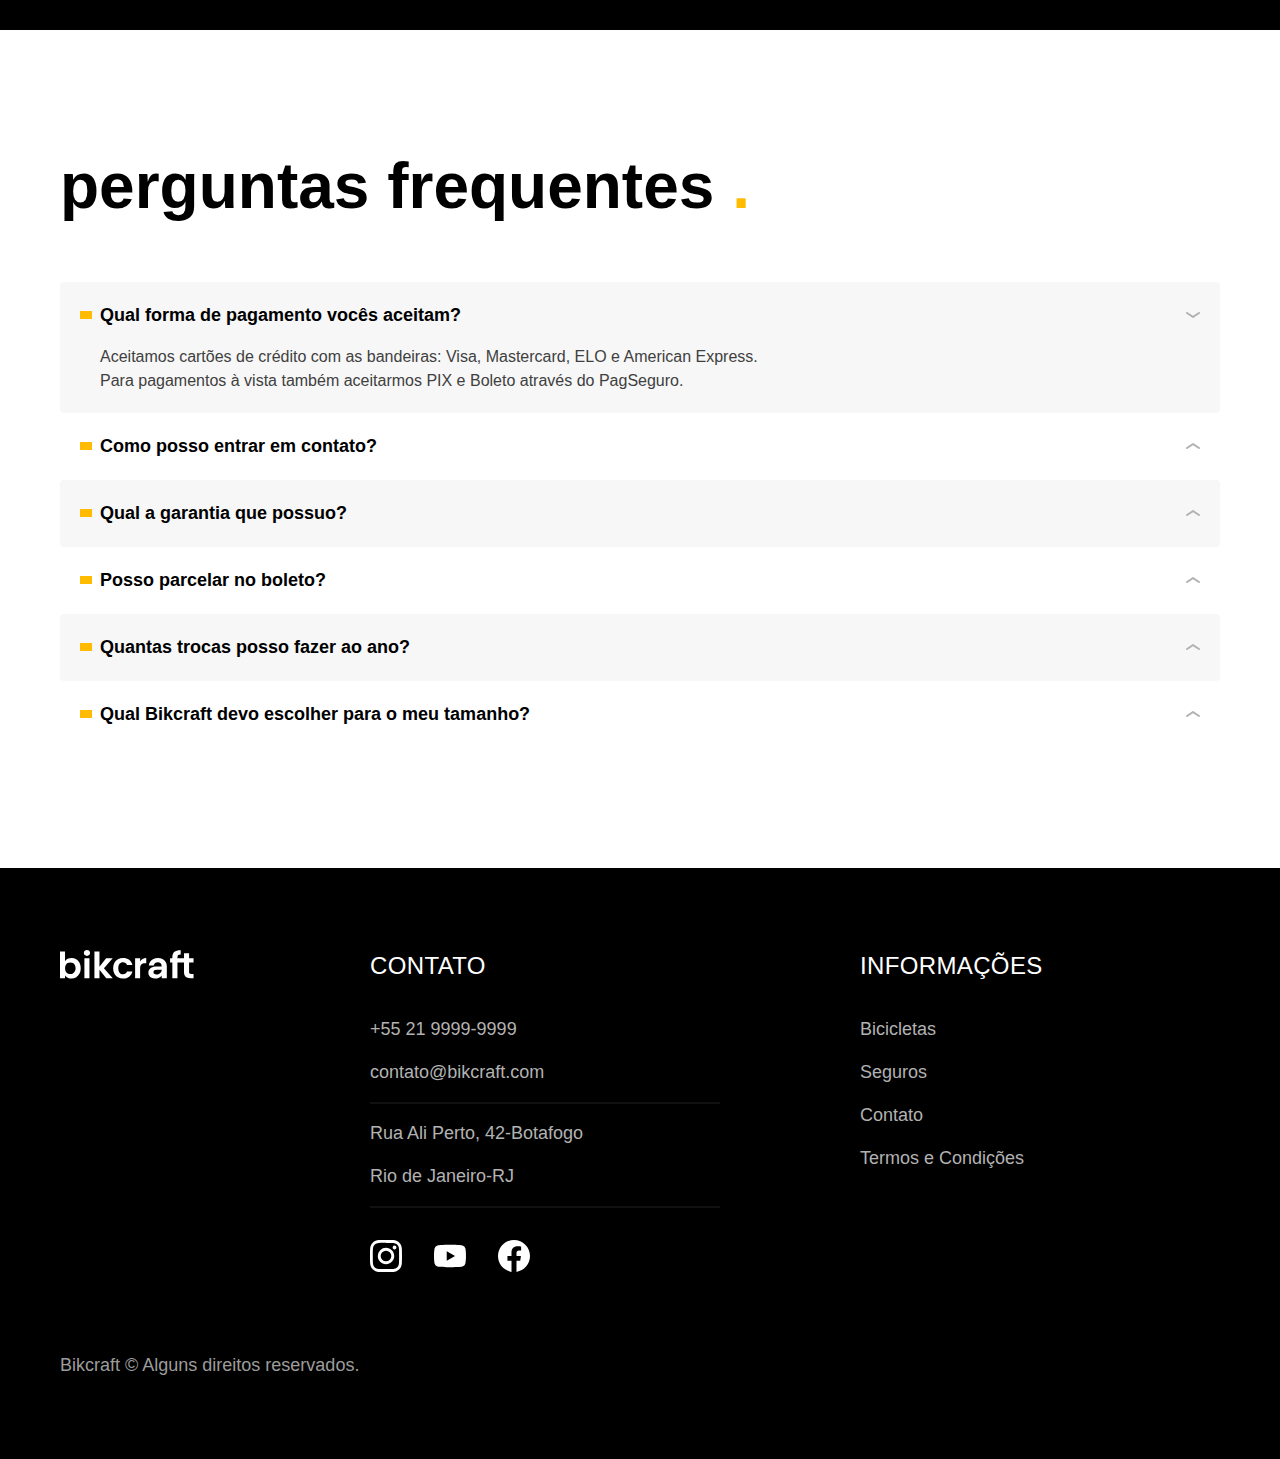
<file: seguros.html>
<!DOCTYPE html>
<html lang="pt-br">

<head>
    <meta charset="UTF-8">
    <meta http-equiv="X-UA-Compatible" content="IE=edge">
    <meta name="viewport" content="width=device-width, initial-scale=1.0">
    <meta name="description" content="Seguros exclusivos Bikcraft.">
    <title>Seguros | Bikcraft</title>
        <link rel="icon" href="./favicon.svg" type="image/svg+xml">
    <link rel="preload" href="./css/style.min.css" as="style">
    <link rel="stylesheet" href="./css/style.min.css">
    <script>document.documentElement.classList.add('js');</script>
</head>

<body id="seguros">
    <header class="header-bg">
        <div class="header container">
            <a href="./">
                <img src="./img/bikcraft.svg" width="136" height="32" alt="Bikcraft">
            </a>

            <nav aria-label="primaria">
                <ul class="header-menu font-1-m">
                    <li><a href="./bicicletas.html">Bicicletas</a></li>
                    <li><a href="./seguros.html">Seguros</a></li>
                    <li><a href="./contato.html">Contato</a></li>
                </ul>
            </nav>
        </div>
    </header>

    <main class="seguros-bg">
        <div class="titulo-bg">
            <div class="titulo container">
                <p class="font-2-l-b cor-5">Escolha o Seguro</p>
                <h1 class="font-1-xxl cor-0">você seguro<span class="cor-p1">.</span></h1>
            </div>
        </div>
        <div class="seguros container">

            <div class="seguros-item fadeInLeft" data-anime="200">
                <h3 class="font-1-xl cor-6">Prata</h3>
                <span class="font-1-xl cor-0">R$ 199 <span class="font-1-xs cor-6">mensal</span></span>

                <ul class="font-2-m cor-0">
                    <li>Duas trocas por ano</li>
                    <li>Assistência técnica</li>
                    <li>Suporte 08h às 18h</li>
                    <li>Cobertura estadual</li>
                </ul>
                <a class="botao secundario" href="./orcamento.html?tipo=seguro&produto=prata">inscreva-se</a>
            </div>

            <div class="seguros-item fadeInRight" data-anime="400">
                <h3 class="font-1-xl cor-p1">Ouro</h3>
                <span class="font-1-xl cor-0">R$ 299<span class="font-1-xs cor-6">mensal</span></span>

                <ul class="font-2-m cor-0">
                    <li>Cinco trocas por ano</li>
                    <li>Assistência técnica especial</li>
                    <li>Suporte 24h</li>
                    <li>Cobertura nacional</li>
                    <li>Acesso ao clube Bikcraft</li>
                </ul>
                <a class="botao" href="./orcamento.html?tipo=seguro&produto=ouro">inscreva-se</a>
            </div>

        </div>
    </main>
    <article class="vantagens-bg">
        <div class="vantagens container">
            <h2 class="font-1-xxl cor-0">nossas vantagens<span class="cor-p1">.</span></h2>

            <ul class="font-2-m cor-6">
                <li>
                    <img src="./img/icones/eletrica.svg" width="32" height="32" alt="">
                    <h3 class="cor-0 font-1-l">Reparo Elétrico</h3>
                    <p class="font-2-s cor-5">
                        Garantimos o reparo completo do seu motor em caso de falhas. Sabemos que falhas são raras,
                        mas estamos aqui para caso ocorra.
                    </p>
                </li>
                <li>
                    <img src="./img/icones/carbono.svg" width="32" height="32" alt="">
                    <h3 class="cor-0 font-1-l">Fibra de Carbono</h3>
                    <p class="font-2-s cor-5">
                        Nossos quadros são feitos para durar para sempre. Mas caso algo ocorra, ficamos felizes em
                        reparar.
                    </p>
                </li>
                <li>
                    <img src="./img/icones/sustentavel.svg" width="32" height="520" alt="">
                    <h3 class="cor-0 font-1-l">Sustentável</h3>
                    <p class="font-2-s cor-5">
                        Trabalhamos com a filosofia de desperdício zero. Qualquer parte defeituosa é reciclada e
                        reutilizada em outro projeto.
                    </p>
                </li>
                <li>
                    <img src="./img/icones/rastreador.svg" width="32" height="32" alt="">
                    <h3 class="cor-0 font-1-l">Rastreador</h3>
                    <p class="font-2-s cor-5">
                        Utilizamos o GPS da sua Bikcraft em conjunto com especialistas em segurança para efetuarmos a
                        recuperação.
                    </p>
                </li>
                <li>
                    <img src="./img/icones/seguro.svg" width="32" height="32" alt="">
                    <h3 class="cor-0 font-1-l">Segurança</h3>
                    <p class="font-2-s cor-5">
                        Com o seguro Bikcraft você pode ficar tranquilo em saber que o seu dimheiro não será perdido em
                        casos de roubo.
                    </p>
                </li>
                <li>
                    <img src="./img/icones/velocidade.svg" width="32" height="32" alt="">
                    <h3 class="cor-0 font-1-l">Rapidez</h3>
                    <p class="font-2-s cor-5">
                        A sua Bikcraft ficará pronta para uso no mesmo dia, caso você traga ela para ser reparada em
                        uma das filiais.
                    </p>
                </li>
            </ul>
        </div>
    </article>

    <article class="perguntas container">
        <h2 class="font-1-xxl cor-12">perguntas frequentes <span class="cor-p1">.</span></h2>

        <dl>
            <div>
                <dt><button class="font-1-m-b cor-12" aria-controls="pergunta1" aria-expanded="true">Qual forma de pagamento vocês aceitam?</button></dt>
                <dd id="pergunta1" class="font-2-s cor-9 ativa">
                    Aceitamos cartões de crédito com as bandeiras: Visa, Mastercard, ELO e American Express. Para
                    pagamentos à vista também aceitarmos PIX e Boleto através do PagSeguro.
                </dd>
            </div>
            <div>
                <dt><button  class="font-1-m-b cor-12" aria-controls="pergunta2" aria-expanded="false">Como posso entrar em contato?</button></dt>
                <dd id="pergunta2" class="font-2-s cor-9">
                    Aceitamos cartões de crédito com as bandeiras: Visa, Mastercard, ELO e American Express. Para
                    pagamentos à vista também aceitarmos PIX e Boleto através do PagSeguro.
                </dd>
            </div>
            <div>
                <dt><button  class="font-1-m-b cor-12" aria-controls="pergunta3" aria-expanded="false">Qual a garantia que possuo?</button></dt>
                <dd id="pergunta3" class="font-2-s cor-9">
                    Aceitamos cartões de crédito com as bandeiras: Visa, Mastercard, ELO e American Express. Para
                    pagamentos à vista também aceitarmos PIX e Boleto através do PagSeguro.
                </dd>
            </div>
            <div>
                <dt><button  class="font-1-m-b cor-12" aria-controls="pergunta4" aria-expanded="false">Posso parcelar no boleto?</button></dt>
                <dd id="pergunta4" class="font-2-s cor-9">
                    Aceitamos cartões de crédito com as bandeiras: Visa, Mastercard, ELO e American Express. Para
                    pagamentos à vista também aceitarmos PIX e Boleto através do PagSeguro.
                </dd>
            </div>
            <div>
                <dt><button  class="font-1-m-b cor-12" aria-controls="pergunta5" aria-expanded="false"> Quantas trocas posso fazer ao ano?</button></dt>
                <dd id="pergunta5" class="font-2-s cor-9">
                    Aceitamos cartões de crédito com as bandeiras: Visa, Mastercard, ELO e American Express. Para
                    pagamentos à vista também aceitarmos PIX e Boleto através do PagSeguro.
                </dd>
            </div>
            <div>
                <dt><button  class="font-1-m-b cor-12" aria-controls="pergunta6" aria-expanded="false">Qual Bikcraft devo escolher para o meu tamanho?</button></dt>
                <dd id="pergunta6" class="font-2-s cor-9">
                    Aceitamos cartões de crédito com as bandeiras: Visa, Mastercard, ELO e American Express. Para
                    pagamentos à vista também aceitarmos PIX e Boleto através do PagSeguro.
                </dd>
            </div>
        </dl>

    </article>

    <footer class="footer-bg">
        <div class="footer container">
            <img src="./img/bikcraft.svg" width="136" height="32" alt="Bikcraft">
            <div class="footer-contato">
                <h3 class="font-2-l-b cor-0">Contato</h3>

                <ul class="font-2-m cor-5">
                    <li><a href="tel:+552199999999">+55 21 9999-9999</a></li>
                    <li><a href="mailto:">contato@bikcraft.com</a></li>
                    <li>Rua Ali Perto, 42-Botafogo</li>
                    <li>Rio de Janeiro-RJ</li>
                </ul>
                <div class="footer-redes">
                    <a href="./">
                        <img src="./img/redes/instagram.svg" width="32" height="32" alt="instagram.svg">
                    </a>
                    <a href="./">
                        <img src="./img/redes/youtube.svg" width="32" height="32" alt="youtube.svg">
                    </a>
                    <a href="./">
                        <img src="./img/redes/facebook.svg" width="32" height="32" alt="Facebook">
                    </a>
                </div>
            </div>

            <div class="footer-informacoes">
                <h3 class="font-2-l-b cor-0">Informações</h3>
                <nav>
                    <ul class="font-2-m cor-5">
                        <li><a href="./bicicletas.html">Bicicletas</a></li>
                        <li><a href="./seguros.html">Seguros</a></li>
                        <li><a href="./contato.html">Contato</a></li>
                        <li><a href="./termos.html">Termos e Condições</a></li>
                    </ul>
                </nav>
            </div>
            <p class="footer-copy font-2-m cor-6">Bikcraft &copy; Alguns direitos reservados.</p>
        </div>
    </footer>

    <script src="./js/plugins/simple-anime.js"></script>
    <script src="./js/script.js"></script>
</body>

</html>
</file>
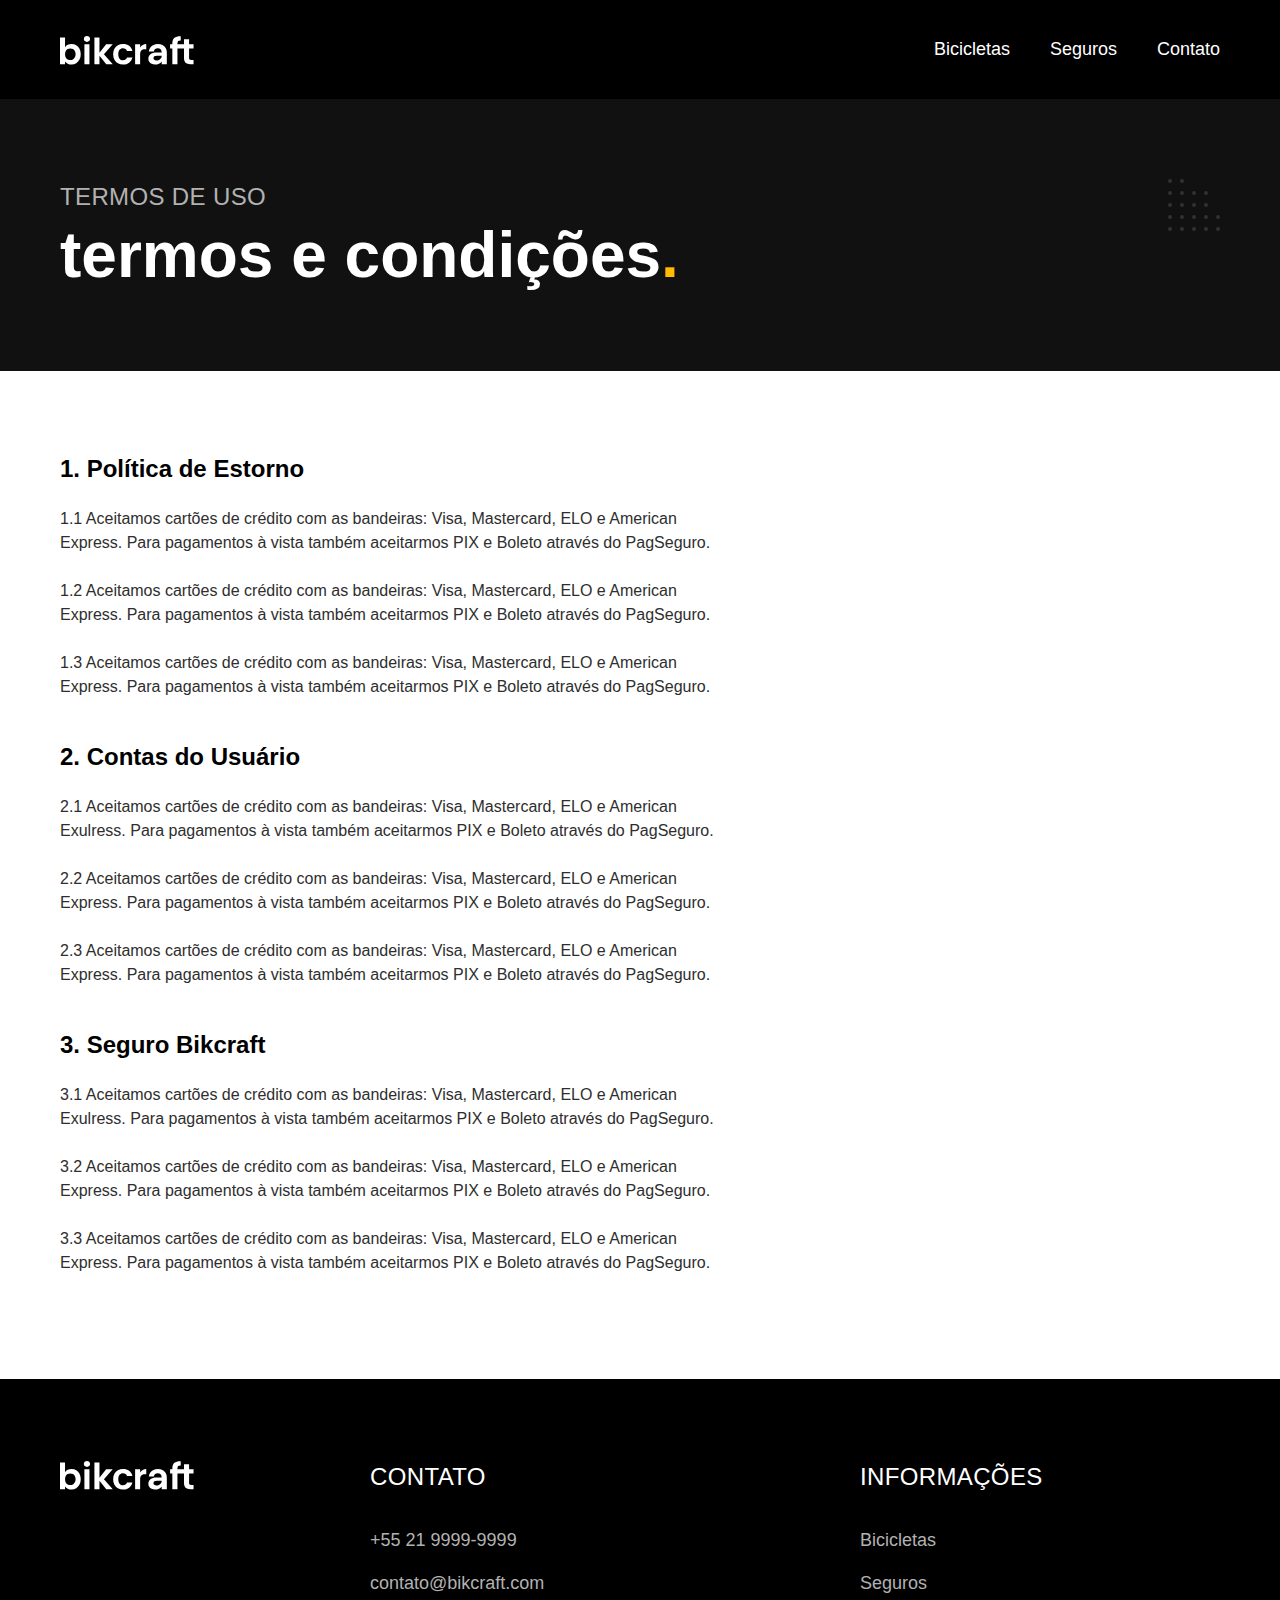
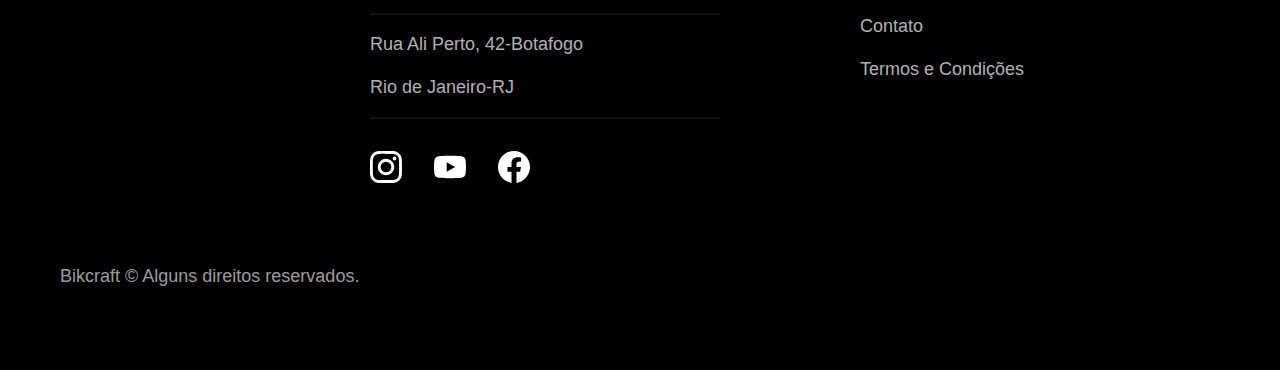
<file: termos.html>
<!DOCTYPE html>
<html lang="pt-br">

<head>
    <meta charset="UTF-8">
    <meta http-equiv="X-UA-Compatible" content="IE=edge">
    <meta name="viewport" content="width=device-width, initial-scale=1.0">
    <meta name="description" content="Termos e Condições da página Bikcraft.">
    <title>Termos e Condições | Bikcraft</title>
        <link rel="icon" href="./favicon.svg" type="image/svg+xml">
    <link rel="preload" href="./css/style.min.css" as="style">
    <link rel="stylesheet" href="./css/style.min.css">
    <script>document.documentElement.classList.add('js');</script>
</head>

<body id="termos">
    <header class="header-bg">
        <div class="header container">
            <a href="./">
                <img src="./img/bikcraft.svg" width="136" height="32" alt="Bikcraft">
            </a>

            <nav aria-label="primaria">
                <ul class="header-menu font-1-m">
                    <li><a href="./bicicletas.html">Bicicletas</a></li>
                    <li><a href="./seguros.html">Seguros</a></li>
                    <li><a href="./contato.html">Contato</a></li>
                </ul>
            </nav>
        </div>
    </header>

    <main>
        <div class="titulo-bg">
            <div class="titulo container">
                <p class="font-2-l-b cor-5">Termos de Uso</p>
                <h1 class="font-1-xxl cor-0">termos e condições<span class="cor-p1">.</span></h1>
            </div>
        </div>
        <div class="termos font-2-s cor-10 container">
            <h2 class="font-1-x-l cor-12">1. Política de Estorno</h2>
            <p>
                1.1 Aceitamos cartões de crédito com as bandeiras: Visa, Mastercard, ELO e American Express. Para
                pagamentos à vista também aceitarmos PIX e Boleto através do PagSeguro.
            </p>
            <p>
                1.2 Aceitamos cartões de crédito com as bandeiras: Visa, Mastercard, ELO e American Express. Para
                pagamentos à vista também aceitarmos PIX e Boleto através do PagSeguro.
            </p>
            <p>
                1.3 Aceitamos cartões de crédito com as bandeiras: Visa, Mastercard, ELO e American Express. Para
                pagamentos à vista também aceitarmos PIX e Boleto através do PagSeguro.
            </p>

            <h2 class="font-1-x-l cor-12">2. Contas do Usuário</h2>
            <p>
                2.1 Aceitamos cartões de crédito com as bandeiras: Visa, Mastercard, ELO e American Exulress. Para
                pagamentos à vista também aceitarmos PIX e Boleto através do PagSeguro.
            </p>
            <p>
                2.2 Aceitamos cartões de crédito com as bandeiras: Visa, Mastercard, ELO e American Express. Para
                pagamentos à vista também aceitarmos PIX e Boleto através do PagSeguro.
            </p>
            <p>
                2.3 Aceitamos cartões de crédito com as bandeiras: Visa, Mastercard, ELO e American Express. Para
                pagamentos à vista também aceitarmos PIX e Boleto através do PagSeguro.
            </p>

            <h2 class="font-1-x-l cor-12">3. Seguro Bikcraft</h2>
            <p>
                3.1 Aceitamos cartões de crédito com as bandeiras: Visa, Mastercard, ELO e American Exulress. Para
                pagamentos à vista também aceitarmos PIX e Boleto através do PagSeguro.
            </p>
            <p>
                3.2 Aceitamos cartões de crédito com as bandeiras: Visa, Mastercard, ELO e American Express. Para
                pagamentos à vista também aceitarmos PIX e Boleto através do PagSeguro.
            </p>
            <p>
                3.3 Aceitamos cartões de crédito com as bandeiras: Visa, Mastercard, ELO e American Express. Para
                pagamentos à vista também aceitarmos PIX e Boleto através do PagSeguro.
            </p>
        </div>


    </main>

    <footer class="footer-bg">
        <div class="footer container">
            <img src="./img/bikcraft.svg" width="136" height="32" alt="Bikcraft">
            <div class="footer-contato">
                <h3 class="font-2-l-b cor-0">Contato</h3>

                <ul class="font-2-m cor-5">
                    <li><a href="tel:+552199999999">+55 21 9999-9999</a></li>
                    <li><a href="mailto:">contato@bikcraft.com</a></li>
                    <li>Rua Ali Perto, 42-Botafogo</li>
                    <li>Rio de Janeiro-RJ</li>
                </ul>
                <div class="footer-redes">
                    <a href="./">
                        <img src="./img/redes/instagram.svg" width="32" height="32" alt="instagram.svg">
                    </a>
                    <a href="./">
                        <img src="./img/redes/youtube.svg" width="32" height="32" alt="youtube.svg">
                    </a>
                    <a href="./">
                        <img src="./img/redes/facebook.svg" width="32" height="32" alt="Facebook">
                    </a>
                </div>
            </div>

            <div class="footer-informacoes">
                <h3 class="font-2-l-b cor-0">Informações</h3>
                <nav>
                    <ul class="font-2-m cor-5">
                        <li><a href="./bicicletas.html">Bicicletas</a></li>
                        <li><a href="./seguros.html">Seguros</a></li>
                        <li><a href="./contato.html">Contato</a></li>
                        <li><a href="./termos.html">Termos e Condições</a></li>
                    </ul>
                </nav>
            </div>
            <p class="footer-copy font-2-m cor-6">Bikcraft &copy; Alguns direitos reservados.</p>
        </div>
    </footer>
    <script src="./js/script.js"></script>
</body>

</html>
</file>
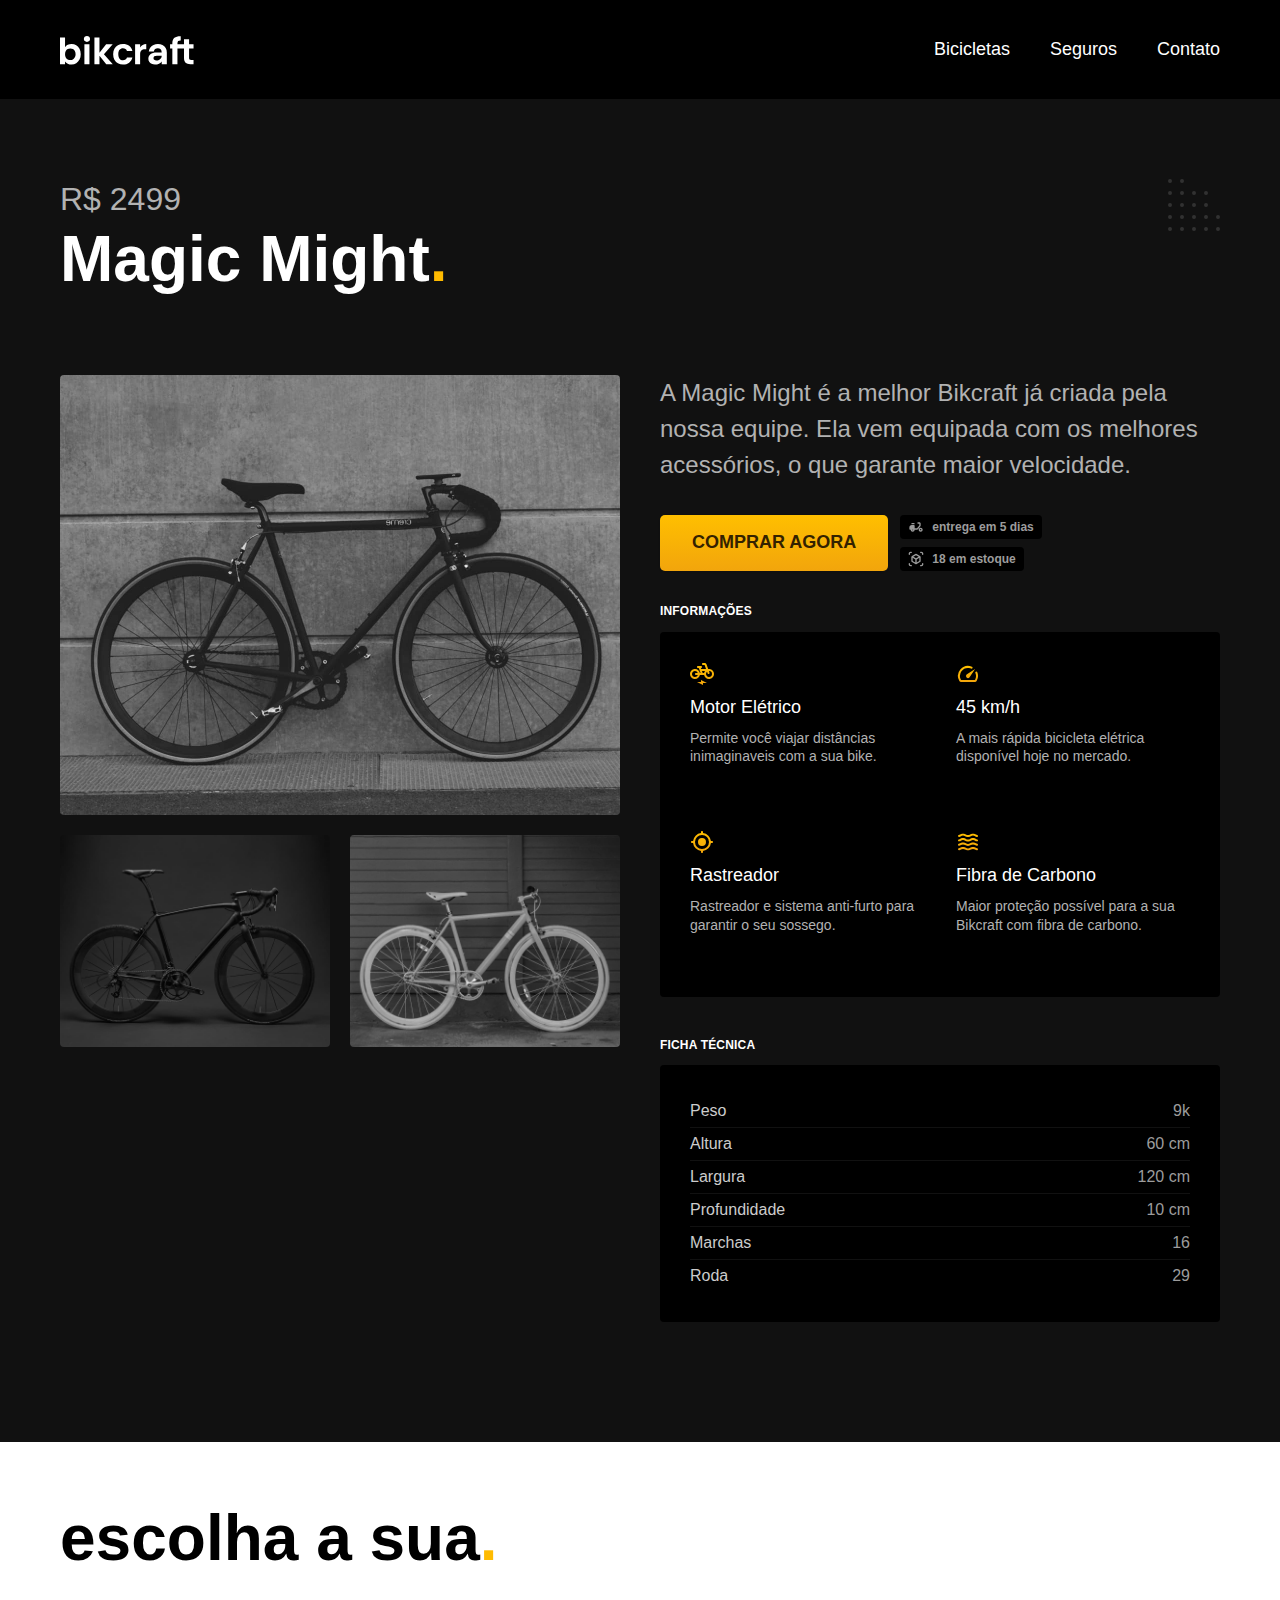
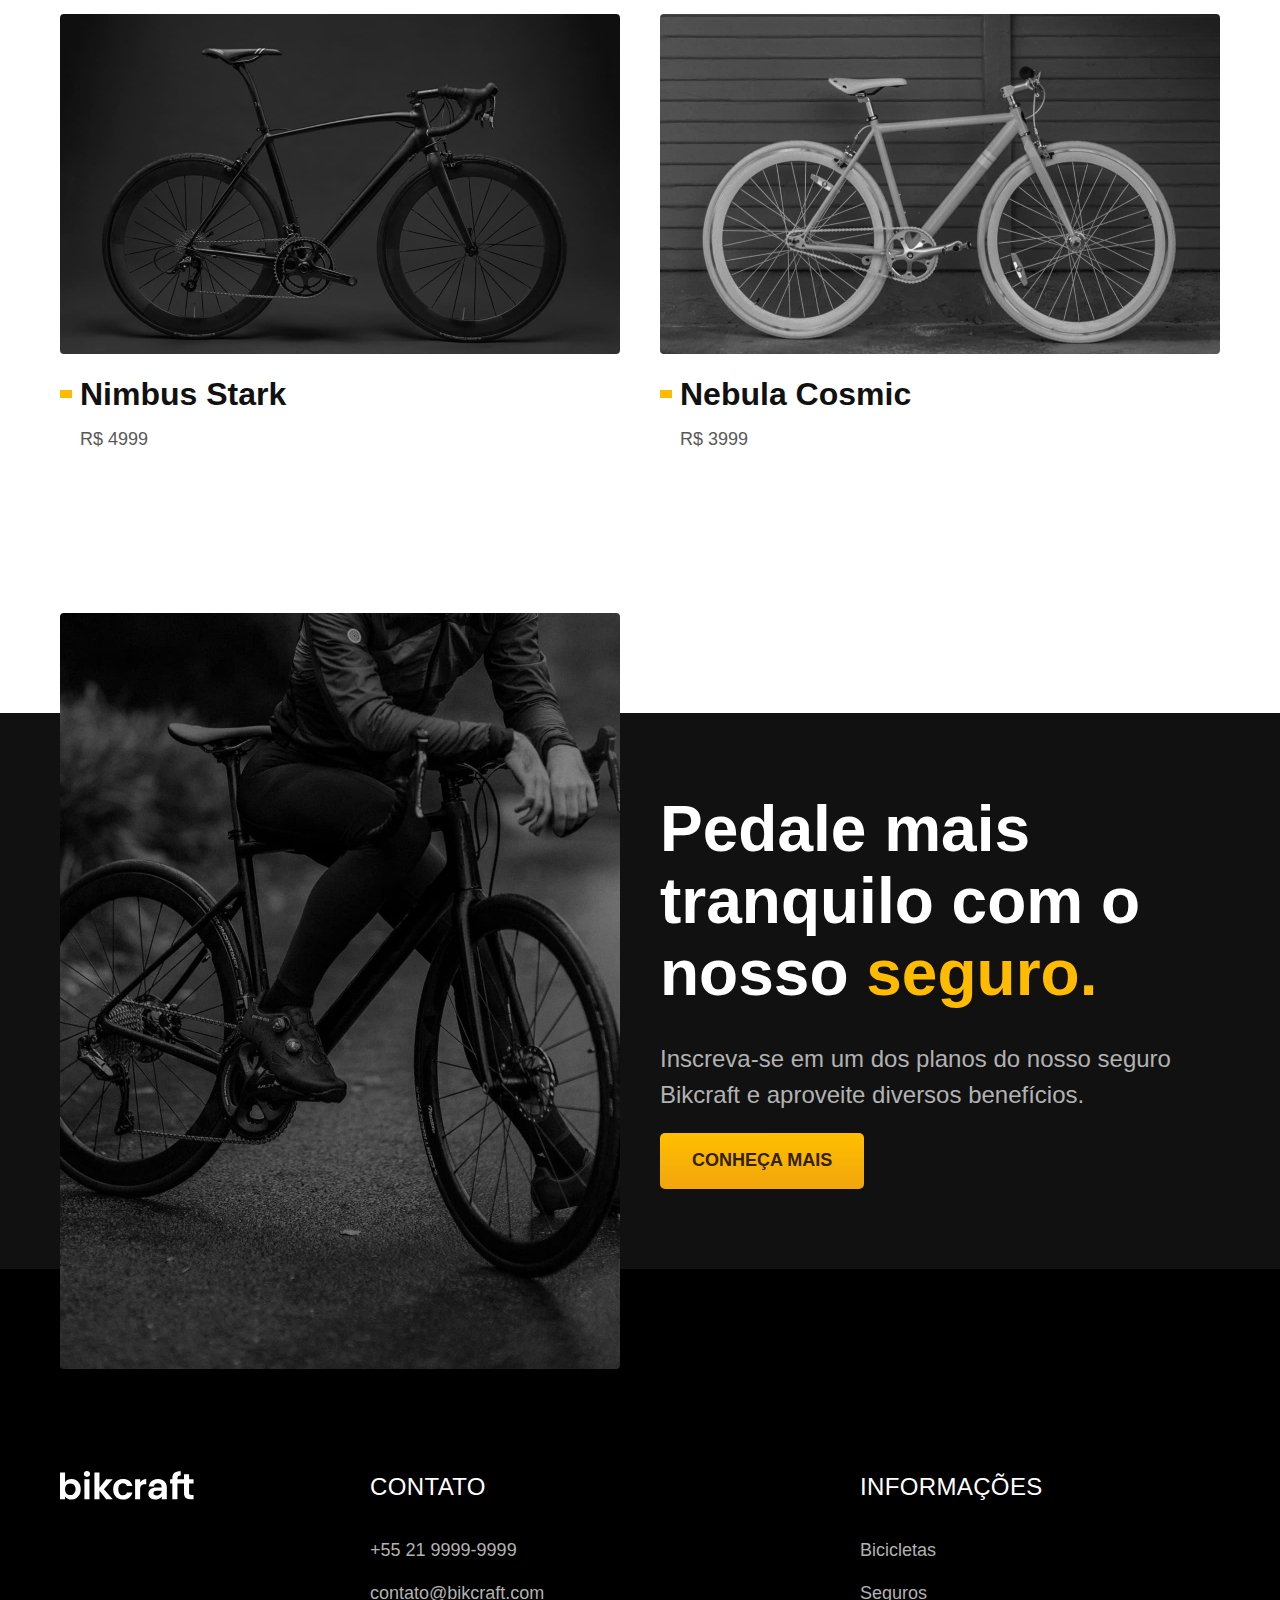
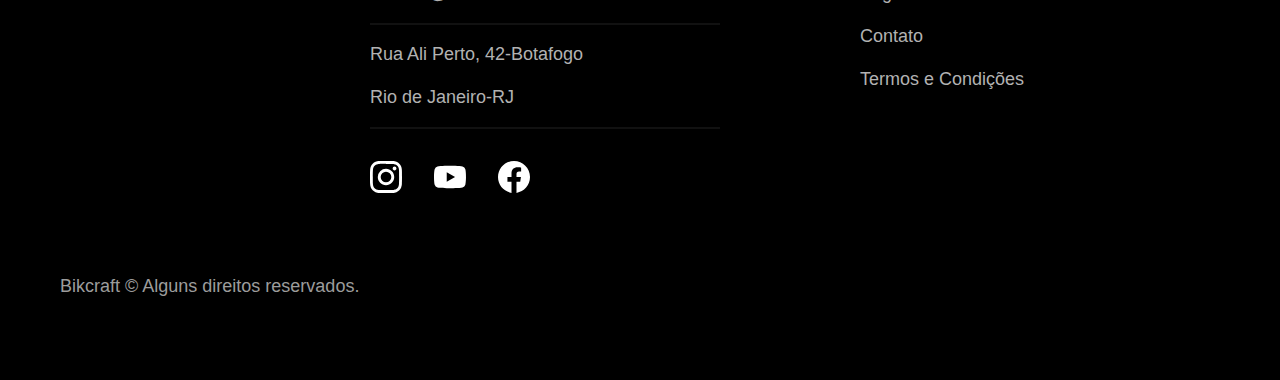
<file: bicicletas/magic.html>
<!DOCTYPE html>
<html lang="pt-br">

<head>
    <meta charset="UTF-8">
    <meta http-equiv="X-UA-Compatible" content="IE=edge">
    <meta name="viewport" content="width=device-width, initial-scale=1.0">
    <meta name="description" content="Página interna Bicicleta Magic Bikcraft.">
    <title>Magic | Bikcraft</title>
    <link rel="icon" href="../favicon.svg" type="image/svg+xml">
    <link rel="stylesheet" href="../css/style.min.css">
    <script>document.documentElement.classList.add('js');</script>
</head>

<body id="magic">
    <header class="header-bg">
        <div class="header container">
            <a href="../">
                <img src="../img/bikcraft.svg" width="136" height="32" alt="Bikcraft">
            </a>

            <nav aria-label="primaria">
                <ul class="header-menu font-1-m">
                    <li><a href="../bicicletas.html">Bicicletas</a></li>
                    <li><a href="../seguros.html">Seguros</a></li>
                    <li><a href="../contato.html">Contato</a></li>
                </ul>
            </nav>
        </div>
    </header>

    <main class="titulo-bg">
        <div>
            <div class="titulo container">
                <p id="m1" class="font-2-xl cor-5">R$ 2499</p>
                <h1 class="font-1-xxl cor-0">Magic Might<span class="cor-p1">.</span></h1>
            </div>
        </div>

        <div class="bicicleta container">
            <div class="bicicleta-imagens">
                <img id="bicicleta-principal" src="../img/bicicleta/nimbus2.jpg" width="1120" height="880" alt="Bicicleta Nimbus">
                <img src="../img/bicicleta/nimbus1.jpg" width="1120" height="880" alt="Bicicleta Nimbus">
                <img src="../img/bicicleta/nimbus3.jpg" width="1120" height="880" alt="Bicicleta Nimbus">
            </div>
            <div class="bicicleta-conteudo">
                <p class="font-2-l cor-5">
                    A Magic Might é a melhor Bikcraft já criada pela nossa equipe. Ela vem equipada com os melhores
                    acessórios, o que garante maior velocidade.
                </p>
                <div class="bicicleta-comprar">
                    <a class="botao" href="../orcamento.html?tipo=bikcraft&produto=magic">Comprar Agora</a>

                    <span class="font-1-xs cor-6"><img src="../img/icones/entrega.svg" width="16" height="16"
                            alt="">entrega em 5 dias</span>
                    <span class="font-1-xs cor-6"><img src="../img/icones/estoque.svg" width="16" height="16" alt="">18
                        em estoque</span>

                </div>

                <h2 class="font-1-xs cor-0">Informações</h2>
                <ul class="bicicleta-informacoes">
                    <li>
                        <img src="../img/icones/eletrica.svg" width="24" height="24" alt="">
                        <h3 class="font-1-m cor-0">Motor Elétrico</h3>
                        <p class="font-2-xs cor-5">
                            Permite você viajar distâncias inimaginaveis com a sua bike.
                        </p>
                    </li>
                    <li>
                        <img src="../img/icones/velocidade.svg" width="24" height="24" alt="">
                        <h3 class="font-1-m cor-0">45 km/h</h3>
                        <p class="font-2-xs cor-5">
                            A mais rápida bicicleta elétrica disponível hoje no mercado.
                        </p>
                    </li>
                    <li>
                        <img src="../img/icones/rastreador.svg" width="24" height="24" alt="">
                        <h3 class="font-1-m cor-0">Rastreador</h3>
                        <p class="font-2-xs cor-5">
                            Rastreador e sistema anti-furto para garantir o seu sossego.
                        </p>
                    </li>
                    <li>
                        <img src="../img/icones/carbono.svg" width="24" height="24" alt="">
                        <h3 class="font-1-m cor-0">Fibra de Carbono</h3>
                        <p class="font-2-xs cor-5">
                            Maior proteção possível para a sua Bikcraft com fibra de carbono.
                        </p>
                    </li>
                </ul>
                <h2 class="font-1-xs cor-0">Ficha técnica</h2>
                <ul class="bicicleta-ficha font-2-s cor-4">
                    <li>
                        Peso
                        <span>9k</span>
                    </li>
                    <li>
                        Altura
                        <span>60 cm</span>
                    </li>
                    <li>
                        Largura
                        <span>120 cm</span>
                    </li>
                    <li>
                        Profundidade
                        <span>10 cm</span>
                    </li>
                    <li>
                        Marchas
                        <span>16</span>
                    </li>
                    <li>
                        Roda
                        <span>29</span>
                    </li>
                </ul>
            </div>
        </div>
    </main>

    <article class="lista-de-bicicletas container">
        <h2 class="font-1-xxl cor-0">escolha a sua<span class="cor-p1">.</span></h2>
        <ul>
            <li>
                <a href="./nimbus.html">
                    <img src="../img/bicicletas/nimbus.jpg" width="1120" height="680" alt="Nimbus Stark">
                    <h3 class="font-1-xl cor-11">Nimbus Stark</h3>
                    <span class="font-2-m cor-8">R$ 4999</span>
                </a>
            </li>

            <li>
                <a href="./nebula.html">
                    <img src="../img/bicicletas/nebula.jpg" width="1120" height="680" alt="Nebula Cosmic">
                    <h3 class="font-1-xl cor-11">Nebula Cosmic</h3>
                    <span class="font-2-m cor-8">R$ 3999</span>
                </a>
            </li>
        </ul>
    </article>

    <article class="seguro-bicicletas-bg">

        <div class="seguro-bicicletas container">
            <div class="seguro-imagem">
                <img src="../img/fotos/seguros.jpg" width="1360" height="1512"
                    alt="Pessoa parada em cima de uma bicicleta">
            </div>
            <div class="seguro-conteudo">
                <h2 class="font-1-xxl cor-0">Pedale mais tranquilo com o nosso <span class="cor-p1">seguro.</span></h2>
                <p class="font-2-l cor-5">
                    Inscreva-se em um dos planos do nosso seguro Bikcraft e aproveite diversos benefícios.
                </p>
                <a class="botao" href="../seguros.html">Conheça Mais</a>
            </div>
        </div>

    </article>

    <footer class="footer-bg">
        <div class="footer container">
            <img src="../img/bikcraft.svg" width="136" height="32" alt="Bikcraft">
            <div class="footer-contato">
                <h3 class="font-2-l-b cor-0">Contato</h3>

                <ul class="font-2-m cor-5">
                    <li><a href="tel:+552199999999">+55 21 9999-9999</a></li>
                    <li><a href="mailto:">contato@bikcraft.com</a></li>
                    <li>Rua Ali Perto, 42-Botafogo</li>
                    <li>Rio de Janeiro-RJ</li>
                </ul>
                <div class="footer-redes">
                    <a href="./">
                        <img src="../img/redes/instagram.svg" width="32" height="32" alt="instagram.svg">
                    </a>
                    <a href="./">
                        <img src="../img/redes/youtube.svg" width="32" height="32" alt="youtube.svg">
                    </a>
                    <a href="./">
                        <img src="../img/redes/facebook.svg" width="32" height="32" alt="Facebook">
                    </a>
                </div>
            </div>

            <div class="footer-informacoes">
                <h3 class="font-2-l-b cor-0">Informações</h3>
                <nav>
                    <ul class="font-2-m cor-5">
                        <li><a href="../bicicletas.html">Bicicletas</a></li>
                        <li><a href="../seguros.html">Seguros</a></li>
                        <li><a href="../contato.html">Contato</a></li>
                        <li><a href="../termos.html">Termos e Condições</a></li>
                    </ul>
                </nav>
            </div>
            <p class="footer-copy font-2-m cor-6">Bikcraft &copy; Alguns direitos reservados.</p>
        </div>
    </footer>

    <script src="../js/plugins/simple-anime.js"></script>
    <script src="../js/script.js"></script>
</body>

</html>
</file>
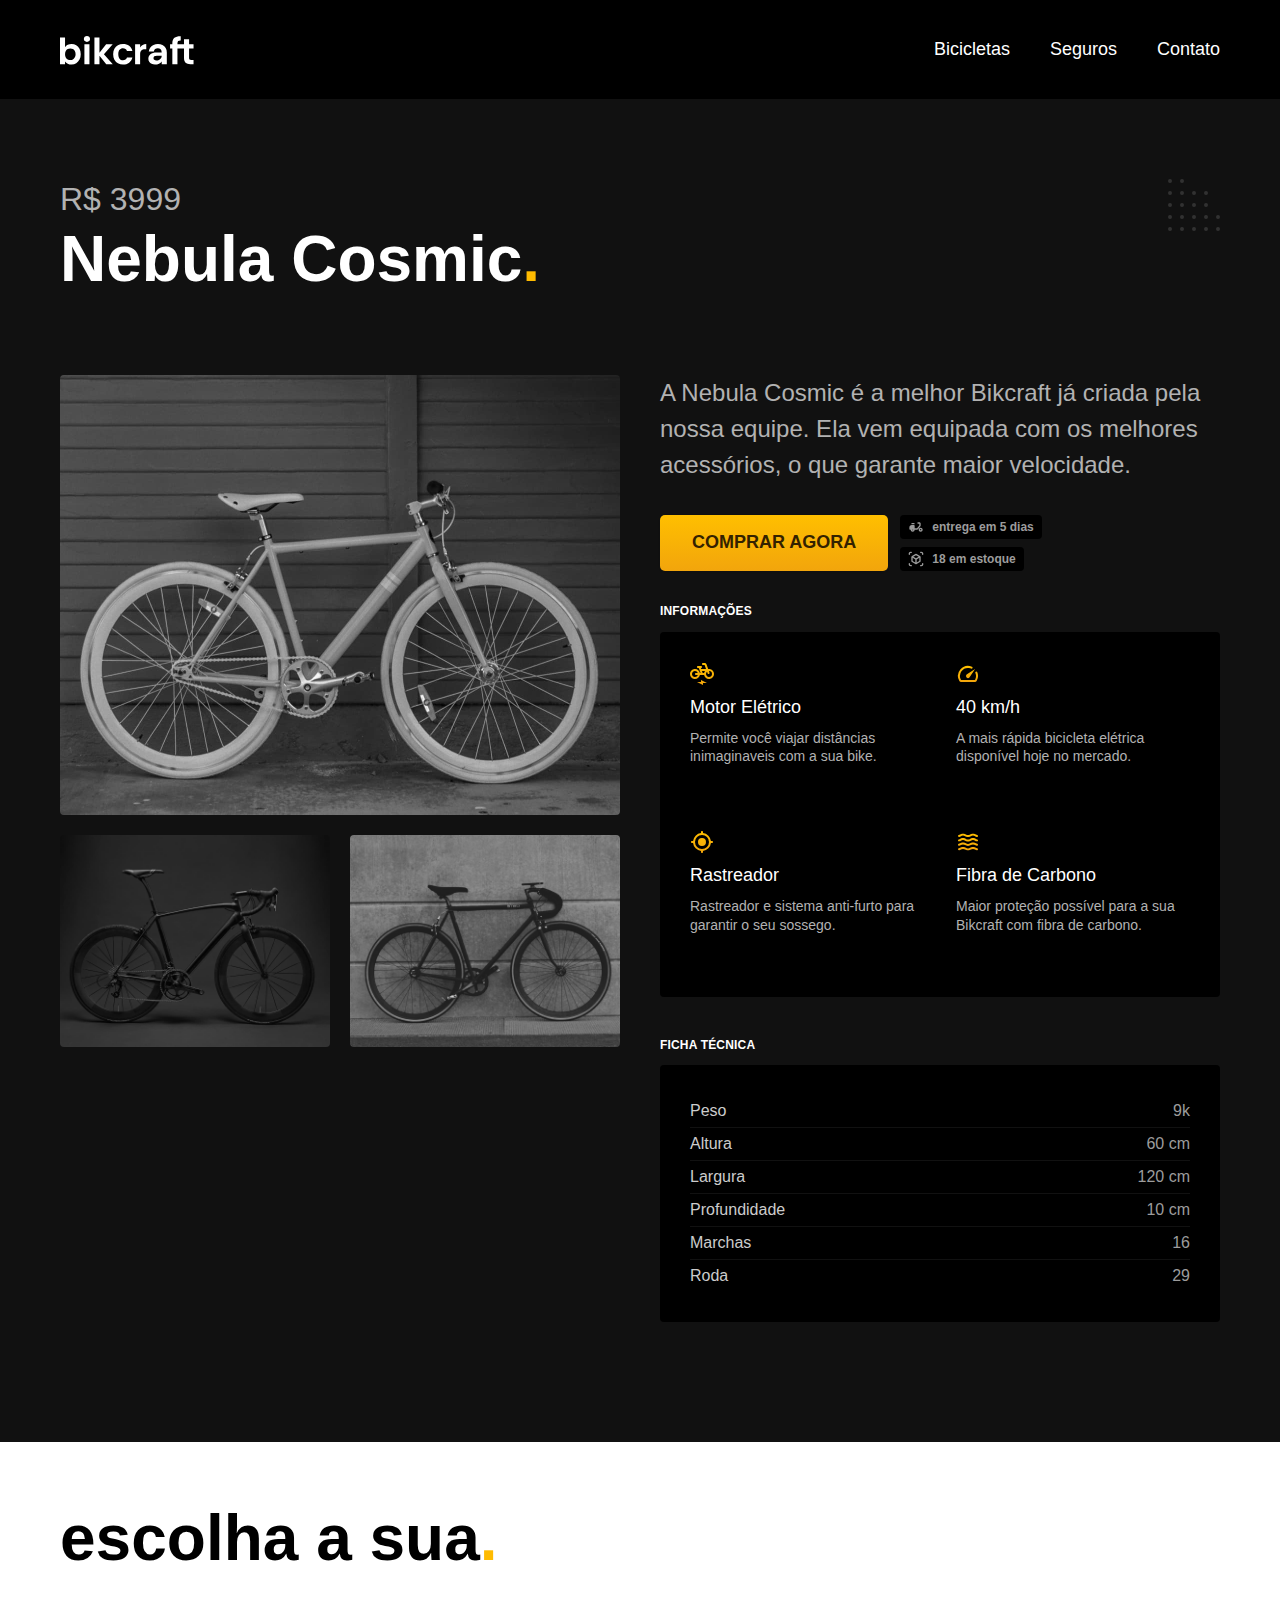
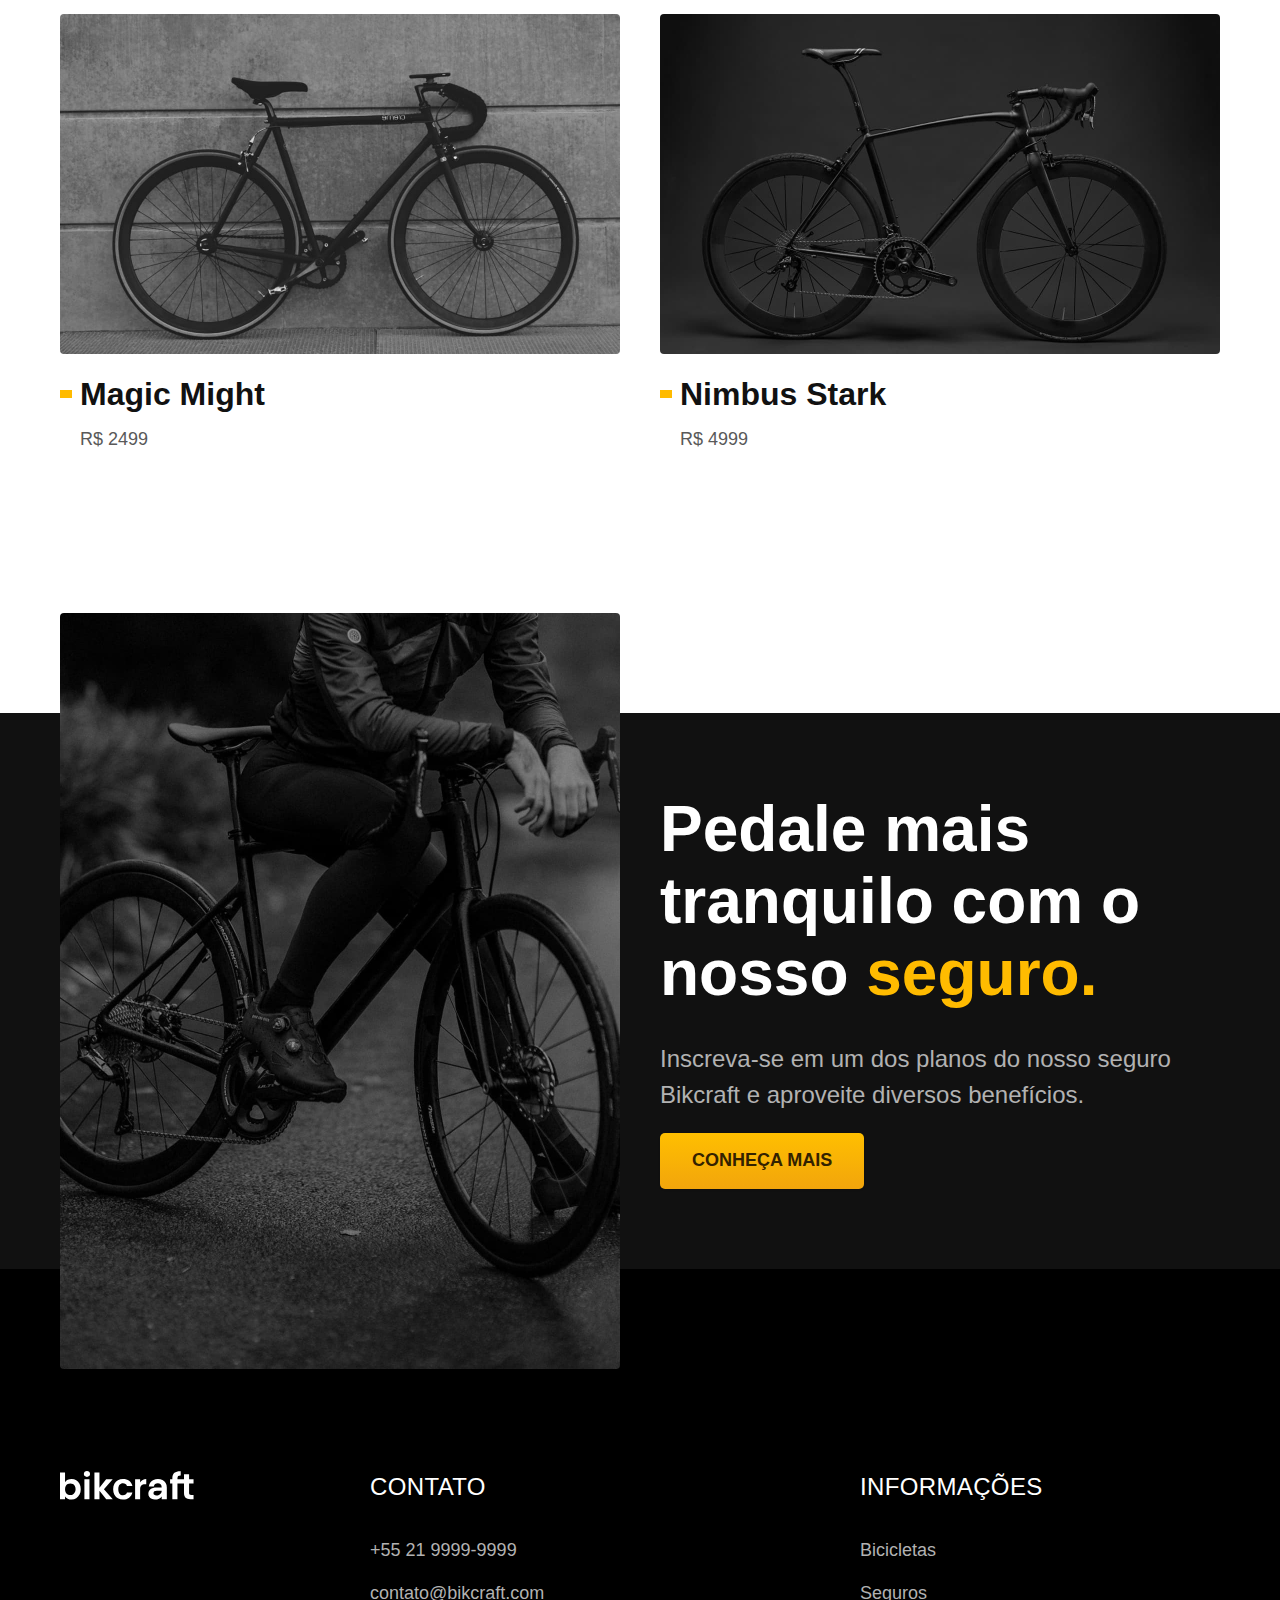
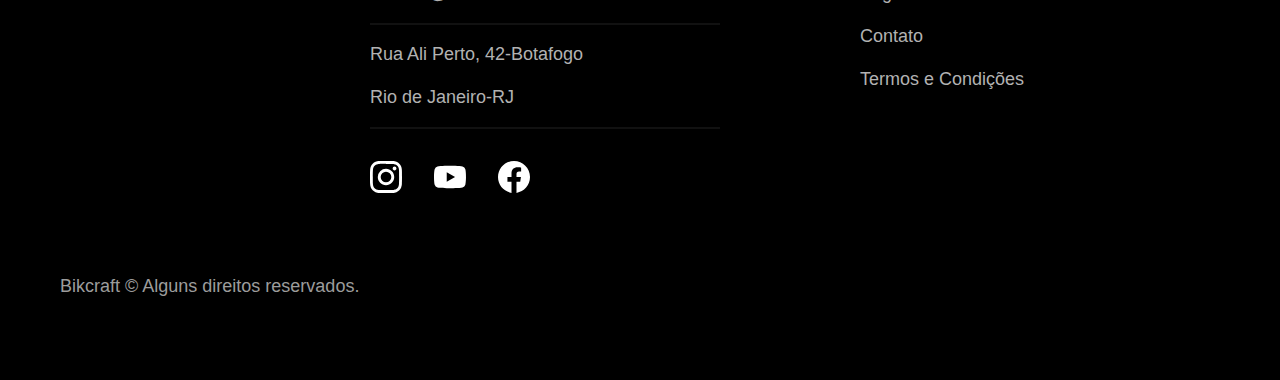
<file: bicicletas/nebula.html>
<!DOCTYPE html>
<html lang="pt-br">

<head>
    <meta charset="UTF-8">
    <meta http-equiv="X-UA-Compatible" content="IE=edge">
    <meta name="viewport" content="width=device-width, initial-scale=1.0">
    <meta name="description" content="Página interna Bicicleta Nebula Bikcraft.">
    <title>Nebula | Bikcraft</title>
    <link rel="icon" href="../favicon.svg" type="image/svg+xml">
    <link rel="stylesheet" href="../css/style.min.css">
    <script>document.documentElement.classList.add('js');</script>
</head>

<body id="nebula">
    <header class="header-bg">
        <div class="header container">
            <a href="../">
                <img src="../img/bikcraft.svg" width="136" height="32" alt="Bikcraft">
            </a>

            <nav aria-label="primaria">
                <ul class="header-menu font-1-m">
                    <li><a href="../bicicletas.html">Bicicletas</a></li>
                    <li><a href="../seguros.html">Seguros</a></li>
                    <li><a href="../contato.html">Contato</a></li>
                </ul>
            </nav>
        </div>
    </header>

    <main class="titulo-bg">
        <div>
            <div class="titulo container">
                <p id="m1" class="font-2-xl cor-5">R$ 3999</p>
                <h1 class="font-1-xxl cor-0">Nebula Cosmic<span class="cor-p1">.</span></h1>
            </div>
        </div>

        <div class="bicicleta container">
            <div class="bicicleta-imagens">
                <img id="bicicleta-principal" src="../img/bicicleta/nimbus3.jpg" width="1120" height="880" alt="Nebula Cosmic">
                <img src="../img/bicicleta/nimbus1.jpg" width="1120" height="880" alt="Nebula Cosmic">
                <img src="../img/bicicleta/nimbus2.jpg" width="1120" height="880" alt="Nebula Cosmic">
            </div>
            <div class="bicicleta-conteudo">
                <p class="font-2-l cor-5">
                    A Nebula Cosmic é a melhor Bikcraft já criada pela nossa equipe. Ela vem equipada com os melhores
                    acessórios, o que garante maior velocidade.
                </p>
                <div class="bicicleta-comprar">
                    <a class="botao" href="../orcamento.html?tipo=bikcraft&produto=nebula">Comprar Agora</a>

                    <span class="font-1-xs cor-6"><img src="../img/icones/entrega.svg" width="16" height="16"
                            alt="">entrega em 5 dias</span>
                    <span class="font-1-xs cor-6"><img src="../img/icones/estoque.svg" width="16" height="16" alt="">18
                        em estoque</span>

                </div>

                <h2 class="font-1-xs cor-0">Informações</h2>
                <ul class="bicicleta-informacoes">
                    <li>
                        <img src="../img/icones/eletrica.svg" width="24" height="24" alt="">
                        <h3 class="font-1-m cor-0">Motor Elétrico</h3>
                        <p class="font-2-xs cor-5">
                            Permite você viajar distâncias inimaginaveis com a sua bike.
                        </p>
                    </li>
                    <li>
                        <img src="../img/icones/velocidade.svg" width="24" height="24" alt="">
                        <h3 class="font-1-m cor-0">40 km/h</h3>
                        <p class="font-2-xs cor-5">
                            A mais rápida bicicleta elétrica disponível hoje no mercado.
                        </p>
                    </li>
                    <li>
                        <img src="../img/icones/rastreador.svg" width="24" height="24" alt="">
                        <h3 class="font-1-m cor-0">Rastreador</h3>
                        <p class="font-2-xs cor-5">
                            Rastreador e sistema anti-furto para garantir o seu sossego.
                        </p>
                    </li>
                    <li>
                        <img src="../img/icones/carbono.svg" width="24" height="24" alt="">
                        <h3 class="font-1-m cor-0">Fibra de Carbono</h3>
                        <p class="font-2-xs cor-5">
                            Maior proteção possível para a sua Bikcraft com fibra de carbono.
                        </p>
                    </li>
                </ul>
                <h2 class="font-1-xs cor-0">Ficha técnica</h2>
                <ul class="bicicleta-ficha font-2-s cor-4">
                    <li>
                        Peso
                        <span>9k</span>
                    </li>
                    <li>
                        Altura
                        <span>60 cm</span>
                    </li>
                    <li>
                        Largura
                        <span>120 cm</span>
                    </li>
                    <li>
                        Profundidade
                        <span>10 cm</span>
                    </li>
                    <li>
                        Marchas
                        <span>16</span>
                    </li>
                    <li>
                        Roda
                        <span>29</span>
                    </li>
                </ul>
            </div>
        </div>
    </main>

    <article class="lista-de-bicicletas container">
        <h2 class="font-1-xxl cor-0">escolha a sua<span class="cor-p1">.</span></h2>
        <ul>
            <li>
                <a href="./magic.html">
                    <img src="../img/bicicletas/magic.jpg" width="1120" height="680" alt="Magic Might">
                    <h3 class="font-1-xl cor-11">Magic Might</h3>
                    <span class="font-2-m cor-8">R$ 2499</span>
                </a>
            </li>

            <li>
                <a href="./nimbus.html">
                    <img src="../img/bicicletas/nimbus.jpg" width="1120" height="680" alt="Nimbus Stark">
                    <h3 class="font-1-xl cor-11">Nimbus Stark</h3>
                    <span class="font-2-m cor-8">R$ 4999</span>
                </a>
            </li>
        </ul>
    </article>

    <article class="seguro-bicicletas-bg">

        <div class="seguro-bicicletas container">
            <div class="seguro-imagem">
                <img src="../img/fotos/seguros.jpg" width="1360" height="1512"
                    alt="Pessoa parada em cima de uma bicicleta">
            </div>
            <div class="seguro-conteudo">
                <h2 class="font-1-xxl cor-0">Pedale mais tranquilo com o nosso <span class="cor-p1">seguro.</span></h2>
                <p class="font-2-l cor-5">
                    Inscreva-se em um dos planos do nosso seguro Bikcraft e aproveite diversos benefícios.
                </p>
                <a class="botao" href="../seguros.html">Conheça Mais</a>
            </div>
        </div>

    </article>

    <footer class="footer-bg">
        <div class="footer container">
            <img src="../img/bikcraft.svg" width="136" height="32" alt="Bikcraft">
            <div class="footer-contato">
                <h3 class="font-2-l-b cor-0">Contato</h3>

                <ul class="font-2-m cor-5">
                    <li><a href="tel:+552199999999">+55 21 9999-9999</a></li>
                    <li><a href="mailto:">contato@bikcraft.com</a></li>
                    <li>Rua Ali Perto, 42-Botafogo</li>
                    <li>Rio de Janeiro-RJ</li>
                </ul>
                <div class="footer-redes">
                    <a href="./">
                        <img src="../img/redes/instagram.svg" width="32" height="32" alt="instagram.svg">
                    </a>
                    <a href="./">
                        <img src="../img/redes/youtube.svg" width="32" height="32" alt="youtube.svg">
                    </a>
                    <a href="./">
                        <img src="../img/redes/facebook.svg" width="32" height="32" alt="Facebook">
                    </a>
                </div>
            </div>

            <div class="footer-informacoes">
                <h3 class="font-2-l-b cor-0">Informações</h3>
                <nav>
                    <ul class="font-2-m cor-5">
                        <li><a href="../bicicletas.html">Bicicletas</a></li>
                        <li><a href="../seguros.html">Seguros</a></li>
                        <li><a href="../contato.html">Contato</a></li>
                        <li><a href="../termos.html">Termos e Condições</a></li>
                    </ul>
                </nav>
            </div>
            <p class="footer-copy font-2-m cor-6">Bikcraft &copy; Alguns direitos reservados.</p>
        </div>
    </footer>
    <script src="../js/script.js"></script>
</body>

</html>
</file>
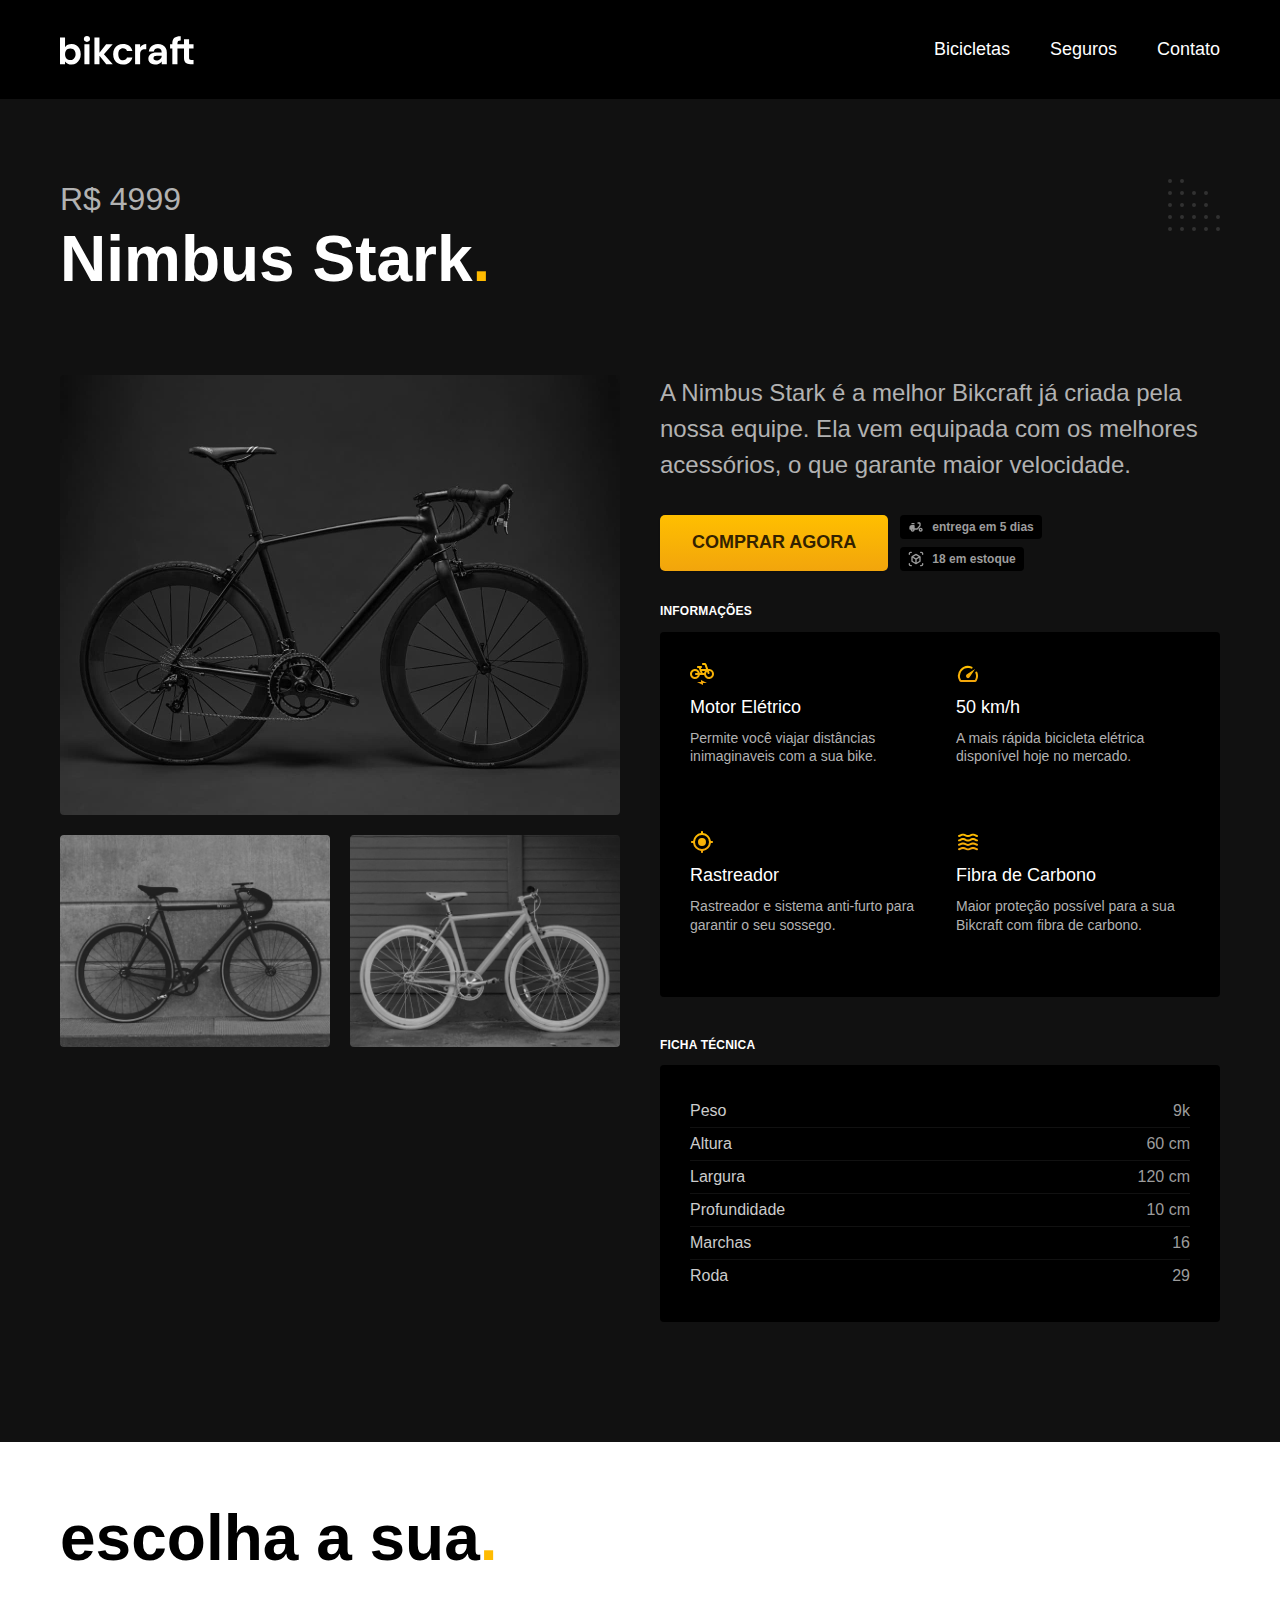
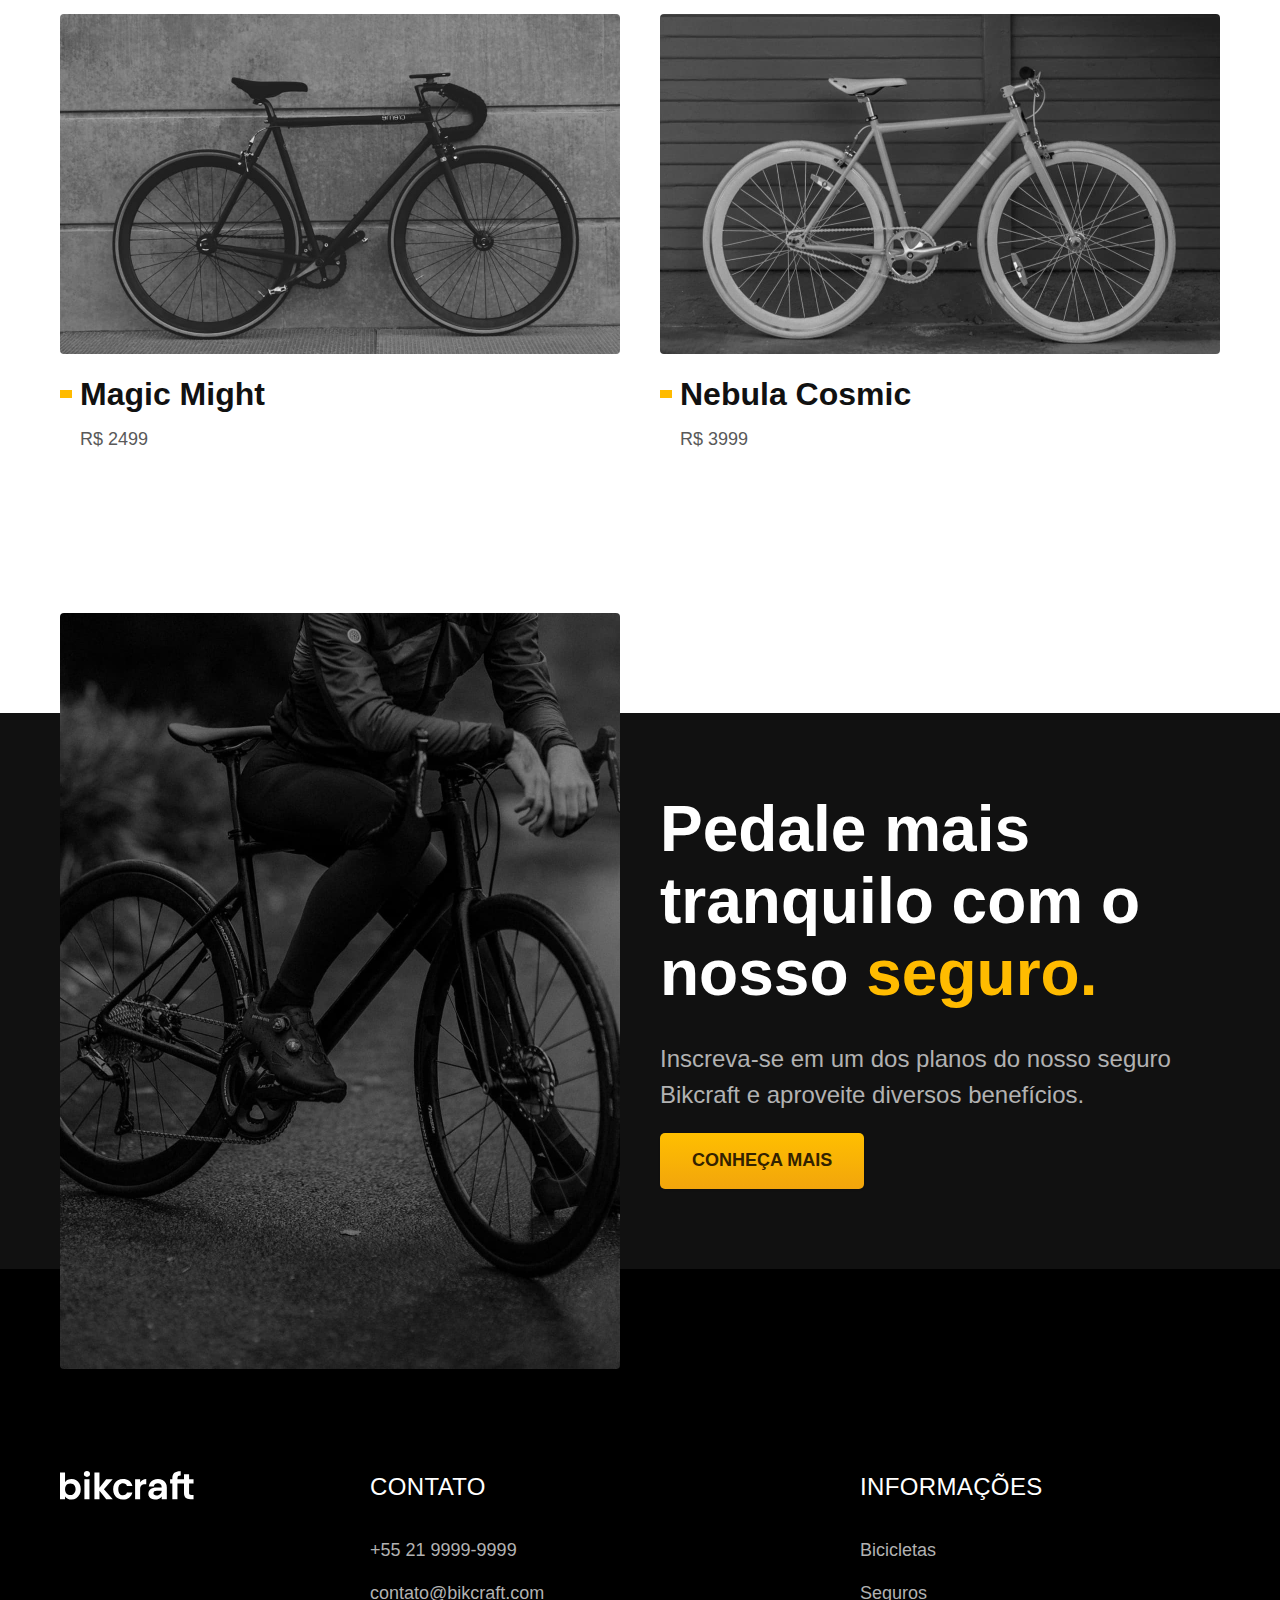
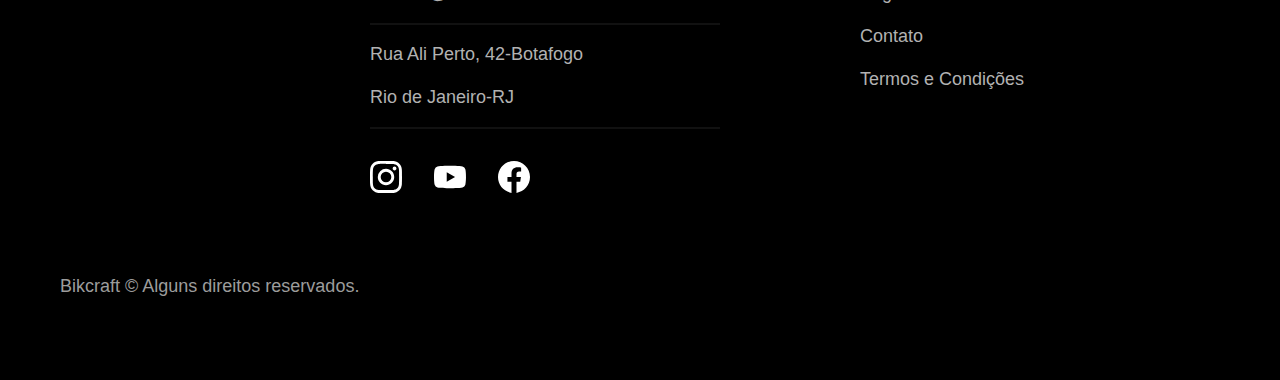
<file: bicicletas/nimbus.html>
<!DOCTYPE html>
<html lang="pt-br">

<head>
    <meta charset="UTF-8">
    <meta http-equiv="X-UA-Compatible" content="IE=edge">
    <meta name="viewport" content="width=device-width, initial-scale=1.0">
    <meta name="description" content="Página interna Bicicleta Nimubus Bikcraft.">
    <title>Nimbus | Bikcraft</title>
    <link rel="icon" href="../favicon.svg" type="image/svg+xml">
    <link rel="stylesheet" href="../css/style.min.css">
    <script>document.documentElement.classList.add('js');</script>
</head>

<body id="nimbus">
    <header class="header-bg">
        <div class="header container">
            <a href="../">
                <img src="../img/bikcraft.svg" width="136" height="32" alt="Bikcraft">
            </a>

            <nav aria-label="primaria">
                <ul class="header-menu font-1-m">
                    <li><a href="../bicicletas.html">Bicicletas</a></li>
                    <li><a href="../seguros.html">Seguros</a></li>
                    <li><a href="../contato.html">Contato</a></li>
                </ul>
            </nav>
        </div>
    </header>

    <main class="titulo-bg">
        <div>
            <div class="titulo container">
                <p id="m1" class="font-2-xl cor-5">R$ 4999</p>
                <h1 class="font-1-xxl cor-0">Nimbus Stark<span class="cor-p1">.</span></h1>
            </div>
        </div>

        <div class="bicicleta container">
            <div class="bicicleta-imagens">
                <img id="bicicleta-principal" src="../img/bicicleta/nimbus1.jpg" width="1120" height="880" alt="Nimbus Stark">
                <img src="../img/bicicleta/nimbus2.jpg" width="1120" height="880" alt="Nimbus Stark">
                <img src="../img/bicicleta/nimbus3.jpg" width="1120" height="880" alt="Nimbus Stark">
            </div>
            <div class="bicicleta-conteudo">
                <p class="font-2-l cor-5">
                    A Nimbus Stark é a melhor Bikcraft já criada pela nossa equipe. Ela vem equipada com os melhores
                    acessórios, o que garante maior velocidade.
                </p>
                <div class="bicicleta-comprar">
                    <a class="botao" href="../orcamento.html?tipo=bikcraft&produto=nimbus">Comprar Agora</a>

                    <span class="font-1-xs cor-6"><img src="../img/icones/entrega.svg" width="16" height="16"
                            alt="">entrega em 5 dias</span>
                    <span class="font-1-xs cor-6"><img src="../img/icones/estoque.svg" width="16" height="16" alt="">18
                        em estoque</span>

                </div>

                <h2 class="font-1-xs cor-0">Informações</h2>
                <ul class="bicicleta-informacoes">
                    <li>
                        <img src="../img/icones/eletrica.svg" width="24" height="24" alt="">
                        <h3 class="font-1-m cor-0">Motor Elétrico</h3>
                        <p class="font-2-xs cor-5">
                            Permite você viajar distâncias inimaginaveis com a sua bike.
                        </p>
                    </li>
                    <li>
                        <img src="../img/icones/velocidade.svg" width="24" height="24" alt="">
                        <h3 class="font-1-m cor-0">50 km/h</h3>
                        <p class="font-2-xs cor-5">
                            A mais rápida bicicleta elétrica disponível hoje no mercado.
                        </p>
                    </li>
                    <li>
                        <img src="../img/icones/rastreador.svg" width="24" height="24" alt="">
                        <h3 class="font-1-m cor-0">Rastreador</h3>
                        <p class="font-2-xs cor-5">
                            Rastreador e sistema anti-furto para garantir o seu sossego.
                        </p>
                    </li>
                    <li>
                        <img src="../img/icones/carbono.svg" width="24" height="24" alt="">
                        <h3 class="font-1-m cor-0">Fibra de Carbono</h3>
                        <p class="font-2-xs cor-5">
                            Maior proteção possível para a sua Bikcraft com fibra de carbono.
                        </p>
                    </li>
                </ul>
                <h2 class="font-1-xs cor-0">Ficha técnica</h2>
                <ul class="bicicleta-ficha font-2-s cor-4">
                    <li>
                        Peso
                        <span>9k</span>
                    </li>
                    <li>
                        Altura
                        <span>60 cm</span>
                    </li>
                    <li>
                        Largura
                        <span>120 cm</span>
                    </li>
                    <li>
                        Profundidade
                        <span>10 cm</span>
                    </li>
                    <li>
                        Marchas
                        <span>16</span>
                    </li>
                    <li>
                        Roda
                        <span>29</span>
                    </li>
                </ul>
            </div>
        </div>
    </main>

    <article class="lista-de-bicicletas container">
        <h2 class="font-1-xxl cor-0">escolha a sua<span class="cor-p1">.</span></h2>
        <ul>
            <li>
                <a href="./magic.html">
                    <img src="../img/bicicletas/magic.jpg" width="1120" height="680" alt="Magic Might">
                    <h3 class="font-1-xl cor-11">Magic Might</h3>
                    <span class="font-2-m cor-8">R$ 2499</span>
                </a>
            </li>

            <li>
                <a href="./nebula.html">
                    <img src="../img/bicicletas/nebula.jpg" width="1120" height="680" alt="Nebula Cosmic">
                    <h3 class="font-1-xl cor-11">Nebula Cosmic</h3>
                    <span class="font-2-m cor-8">R$ 3999</span>
                </a>
            </li>
        </ul>
    </article>

    <article class="seguro-bicicletas-bg">

        <div class="seguro-bicicletas container">
            <div class="seguro-imagem">
                <img src="../img/fotos/seguros.jpg" width="1360" height="1512"
                    alt="Pessoa parada em cima de uma bicicleta">
            </div>
            <div class="seguro-conteudo">
                <h2 class="font-1-xxl cor-0">Pedale mais tranquilo com o nosso <span class="cor-p1">seguro.</span></h2>
                <p class="font-2-l cor-5">
                    Inscreva-se em um dos planos do nosso seguro Bikcraft e aproveite diversos benefícios.
                </p>
                <a class="botao" href="../seguros.html">Conheça Mais</a>
            </div>
        </div>

    </article>

    <footer class="footer-bg">
        <div class="footer container">
            <img src="../img/bikcraft.svg" width="136" height="32" alt="Bikcraft">
            <div class="footer-contato">
                <h3 class="font-2-l-b cor-0">Contato</h3>

                <ul class="font-2-m cor-5">
                    <li><a href="tel:+552199999999">+55 21 9999-9999</a></li>
                    <li><a href="mailto:">contato@bikcraft.com</a></li>
                    <li>Rua Ali Perto, 42-Botafogo</li>
                    <li>Rio de Janeiro-RJ</li>
                </ul>
                <div class="footer-redes">
                    <a href="./">
                        <img src="../img/redes/instagram.svg" width="32" height="32" alt="instagram.svg">
                    </a>
                    <a href="./">
                        <img src="../img/redes/youtube.svg" width="32" height="32" alt="youtube.svg">
                    </a>
                    <a href="./">
                        <img src="../img/redes/facebook.svg" width="32" height="32" alt="Facebook">
                    </a>
                </div>
            </div>

            <div class="footer-informacoes">
                <h3 class="font-2-l-b cor-0">Informações</h3>
                <nav>
                    <ul class="font-2-m cor-5">
                        <li><a href="../bicicletas.html">Bicicletas</a></li>
                        <li><a href="../seguros.html">Seguros</a></li>
                        <li><a href="../contato.html">Contato</a></li>
                        <li><a href="../termos.html">Termos e Condições</a></li>
                    </ul>
                </nav>
            </div>
            <p class="footer-copy font-2-m cor-6">Bikcraft &copy; Alguns direitos reservados.</p>
        </div>
    </footer>
    <script src="../js/script.js"></script>
</body>

</html>
</file>
<file: css/style.min.css>
*{margin:0;padding:0;box-sizing:border-box;list-style:none;text-decoration:none}body{min-height:100vh;color:#fff;font-family:Arial,Helvetica,sans-serif}img{max-width:100%;height:auto;display:block}img[src$=".jpg"]{border-radius:4px}a{display:inline-block;color:inherit}:root{--font-primary:"Poppins",sans-serif;--font-secondary:"Roboto",sans-serif;--font-secondary-2:"Merriweather",serif}.font-1-xs{font:600 0.75rem/1.35 var(--font-primary)}.font-1-s{font:400 1rem/1.5 var(--font-primary)}.font-1-s-b{font:500 1rem/1.5 var(--font-primary)}.font-1-m{font:500 1.125rem/1.5 var(--font-primary)}.font-1-m-b{font:600 1.125rem/1.5 var(--font-primary)}.font-1-m{font:400 1.125rem/1.5 var(--font-primary)}.font-1-l{font:400 1.5rem/1.5 var(--font-primary)}.font-1-xl{font:600 2rem/1.5 var(--font-primary)}.font-1-xxl{font:600 4rem/1.125 var(--font-primary)}.font-2-m{font:500 1.125rem/1.5 var(--font-secondary)}.font-2-ms{font:500 1rem/1.5 var(--font-secondary)}.font-2-xs{font:400 0.875rem/1.35 var(--font-secondary)}.font-2-s{font:400 1rem/1.5 var(--font-secondary)}.font-2-l-b{font:500 1.5rem/1.5 var(--font-secondary);letter-spacing:.015em;text-transform:uppercase}.font-2-l{font:400 1.5rem/1.5 var(--font-secondary)}.font-2-xl{font:500 2rem/1.25 var(--font-secondary)}@media (max-width:1200px){.font-1-xxl{font-size:3rem}.font-2-l,.font-2-l-b{font-size:1.25rem}}@media (max-width:800px){.font-1-xxl{font-size:2rem}.font-1-xl,.font-2-xl{font-size:1.5rem}}:root{--cor-0:#ffffff;--cor-1:#f7f7f7;--cor-2:#ededed;--cor-3:#dedede;--cor-4:#cccccc;--cor-5:#b2b2b2;--cor-6:#9c9c9c;--cor-7:#717171;--cor-8:#595959;--cor-9:#404040;--cor-10:#2e2e2e;--cor-11:#111111;--cor-12:#000000;--cor-p1:#ffbb00;--cor-p2:#e4a30b;--cor-p3:#a66f00;--cor-p4:#664400;--cor-p5:#332200}.cor-0{color:var(--cor-0)}.cor-1{color:var(--cor-1)}.cor-2{color:var(--cor-2)}.cor-3{color:var(--cor-3)}.cor-4{color:var(--cor-4)}.cor-5{color:var(--cor-5)}.cor-6{color:var(--cor-6)}.cor-7{color:var(--cor-7)}.cor-8{color:var(--cor-8)}.cor-9{color:var(--cor-9)}.cor-10{color:var(--cor-10)}.cor-11{color:var(--cor-11)}.cor-12{color:var(--cor-12)}.cor-p1{color:var(--cor-p1)}.cor-p2{color:var(--cor-p2)}.cor-p3{color:var(--cor-p3)}.cor-p4{color:var(--cor-p4)}.cor-p5{color:var(--cor-p5)}.js .fadeInDown{transform:translate3d(0,-20px,0)}.js .fadeInUp{transform:translate3d(0,20px,0)}.js .fadeInRight{transform:translate3d(20px,0,0)}.js .fadeInLeft{transform:translate3d(-20px,0,0)}.js [data-anime]{opacity:0}.js .anime{opacity:1;transform:none;transition:transform .8s,opacity .8s}.header-bg{background-color:var(--cor-12)}.header{display:flex;justify-content:space-between;align-items:center;flex-wrap:wrap;gap:20px}.header-menu{display:flex;gap:40px;flex-wrap:wrap;justify-content:center}.header-menu li a{padding:16px 0;position:relative}.header-menu li a::after{content:"";display:block;width:0;height:2px;background-color:var(--cor-0);position:absolute;bottom:10px;left:0;transition:.3s}.header-menu li a.ativo::after,.header-menu li a:hover::after{width:100%}@media (max-width:800px){.header-menu{gap:20px}.header-menu li a{background-color:var(--cor-11);padding:12px 16px;border-radius:5px}.header-menu li a:hover{background-color:var(--cor-10)}.header-menu li a::after{display:none}}@media (max-width:600px){.header-menu{gap:12px}.header-menu li a{padding:8px 12px;font-size:.875rem}}.footer-bg{background-color:var(--cor-12);padding-top:60px;padding-bottom:60px}.footer{display:grid;grid-template-columns:3fr 5fr 4fr;gap:40px}.footer h3{margin-bottom:32px}.footer-contato ul{margin-bottom:32px}.footer li{margin-bottom:16px}.footer a:hover{color:var(--cor-0)}.footer-contato li:nth-child(2n)::after{content:"";display:block;max-width:350px;height:2px;background:var(--cor-11);margin-top:16px}.footer-redes{display:flex;gap:32px}.footer-copy{grid-column:1/-1;margin-top:40px}@media (max-width:800px){.footer>img{display:none}.footer{grid-template-columns:1fr 1fr}}@media (max-width:600px){.footer{grid-template-columns:1fr;gap:60px}.footer-copy{margin:0}}.container{max-width:1200px;margin:0 auto;padding:20px}.botao{padding:16px 32px;border-radius:5px;background:linear-gradient(#ffbf00,#f2a50c);box-shadow:0 1px 2px rgba(0,0,0,.1);color:var(--cor-p5);text-transform:uppercase;font:600 1.125rem/1.33 var(--font-primary);max-width:max-content;border:none;cursor:pointer}.botao:hover{background:linear-gradient(#ffb60d,#e59317)}.botao.secundario{background:var(--cor-10);color:var(--cor-2)}.botao.secundario:hover{background:var(--cor-9)}.botao.seta{display:flex;align-items:center}.botao.seta::after{content:"";display:inline-block;width:18px;height:10px;background:url("../img/icones/seta.svg");margin-left:12px;transition:.2s}.botao.seta:hover::after{transform:translateX(4px)}@media (max-width:600px){.botao{padding:12px 16px;font-size:1rem}}.link{display:inline-block;color:var(--cor-p1);font:500 1.5rem/1.5 var(--font-primary);text-transform:uppercase}.link::after{content:"";display:block;width:100%;height:4px;background-color:currentColor;transition:.3s}.link:hover{color:var(--cor-0)}.form{display:grid;grid-template-columns:1fr 1fr;gap:20px}.form label{font:500 1rem/1.5 var(--font-primary);color:var(--cor-12);display:block;margin-bottom:4px}.form input[type=email],.form input[type=text],.form select,.form textarea{font:400 1rem/1.5 var(--font-secondary);background-color:var(--cor-1);border:1px solid var(--cor-2);width:100%;padding:12px;border-radius:4px}.form input[type=email]:focus,.form input[type=text]:focus,.form select:focus,.form textarea:focus{outline:0;border-color:var(--cor-p1);background:var(--cor-0);box-shadow:0 0 0 2px #fea}.form .col-2{grid-column:span 2}@media (max-width:600px){.form{grid-template-columns:1fr}.form .col-2{grid-column:1}}.lista-de-bicicletas{width:100%;padding:60px 0 120px 0}.lista-de-bicicletas ul{display:flex;max-width:1400px;gap:0 40px;margin:0 auto;padding:0 20px 20px 20px;overflow-x:auto;transition:.4s}.lista-de-bicicletas ul li{min-width:280px}.lista-de-bicicletas h2{max-width:1200px;color:var(--cor-12);margin:0 auto 40px auto;padding:0 20px}.lista-de-bicicletas a{display:block}.lista-de-bicicletas img{margin-bottom:16px}.lista-de-bicicletas h3{margin-bottom:8px;display:flex;align-items:center}.lista-de-bicicletas h3::before{content:"";height:8px;width:12px;background-color:var(--cor-p1);margin-right:8px;transition:width .3s}.lista-de-bicicletas a:hover h3::before{width:24px}.lista-de-bicicletas li span{padding-left:20px}@media (max-width:800px){.lista-de-bicicletas{padding-bottom:40px}.lista-de-bicicletas ul{gap:20px}}#m1{text-transform:uppercase}.bicicletas-bg:nth-child(odd){background-image:linear-gradient(to right,var(--cor-0) 30%,var(--cor-11) 0)}.bicicleta-imagem img{object-fit:cover;object-position:right;height:100%;width:100%}.bicicletas{display:grid;grid-template-columns:1fr 1fr;gap:40px;padding-top:60px;padding-bottom:60px;background:url("../img/dec/top-right.svg") no-repeat top 65px right 21px}.bicicleta-imagem{position:relative;display:grid}.bicicleta-imagem img{grid-area:1/1}.bicicleta-imagem span{grid-area:1/1;place-self:start end;display:inline-block;margin-top:20px;background-color:var(--cor-12);padding:8px 16px 8px 8px;border-radius:4px 0 0 4px}.bicicletas-conteudo{display:grid;grid-template-columns:1fr auto;align-content:flex-start}.bicicletas h2,.bicicletas p{grid-column:1/-1}.bicicletas h2{margin-bottom:20px}.bicicletas h2::before{content:"";display:block;width:12px;height:8px;background-color:var(--cor-p1);margin-bottom:8px}.bicicletas p{max-width:50ch;margin-bottom:32px}.bicicletas li{display:flex;align-items:center}.bicicletas-conteudo img{width:24px;margin-right:8px}.bicicletas-conteudo ul{display:grid;gap:16px}.bicicletas-conteudo a{place-self:end}@media (max-width:800px){.titulo-bg p{font-size:1.125rem;text-transform:lowercase}.bicicletas-bg:nth-child(odd){background:var(--cor-11)}.bicicletas{grid-template-columns:1fr;padding-top:40px;padding-bottom:40px;gap:20px}}@media (max-width:600px){.bicicletas-conteudo{grid-template-columns:1fr}.bicicletas ul{grid-column:1/-1;font-size:3.7vw;margin-bottom:32px;grid-template-columns:1fr 1fr}.bicicletas-conteudo a{place-self:start}.bicicleta-imagem span{font-size:3.7vw;padding:8px}}#nimbus .titulo p{text-transform:uppercase}.bicicleta{display:grid;grid-template-columns:1fr 1fr;align-items:flex-start;gap:40px;padding-top:60px;padding-bottom:60px}.bicicleta-imagens{display:flex;flex-wrap:wrap;gap:20px}.bicicleta-imagens img{flex:1;min-width:200px}.bicicleta-imagens img:first-child{min-width:100%}.bicicleta-conteudo p{margin-bottom:32px}.bicicleta-comprar{display:grid;grid-template-columns:max-content auto;align-items:center;justify-items:flex-start;gap:8px 12px;margin-bottom:32px}.bicicleta-comprar a{grid-row:span 2}.bicicleta-comprar span{display:flex;gap:8px;background-color:var(--cor-12);padding:4px 8px;border-radius:4px}.bicicleta-conteudo h2{text-transform:uppercase;letter-spacing:.015em;margin-bottom:12px}.bicicleta-ficha,.bicicleta-informacoes{background-color:var(--cor-12);padding:30px;border-radius:4px}.bicicleta-informacoes{margin-bottom:40px;display:grid;grid-template-columns:1fr 1fr;gap:32px}.bicicleta-informacoes img{width:24px;margin-bottom:8px}.bicicleta-informacoes h3{margin-bottom:8px}.bicicleta-ficha li{padding:4px 0;display:flex;justify-content:space-between;border-bottom:1px solid var(--cor-11)}.bicicleta-ficha span{color:var(--cor-6)}.bicicleta-ficha li:last-child{border-bottom:none}@media (max-width:800px){.bicicleta{grid-template-columns:1fr;padding-top:40px;padding-bottom:40px}.bicicleta-imagens{grid-row:2}}@media (max-width:500px){.bicicleta-informacoes{grid-template-columns:1fr;gap:10px}}@media (max-width:400px){.bicicleta-comprar{grid-template-columns:1fr}}.seguro-bicicletas-bg{background-color:var(--cor-11);box-shadow:inset 0 120px var(--cor-0),inset 0 -120px var(--cor-12)}.seguro-bicicletas{display:grid;grid-template-columns:1fr 1fr;gap:40px}.seguro-conteudo{padding-top:180px;padding-bottom:180px}.seguro-imagem img{width:100%;height:100%;object-fit:cover}.seguro-bicicletas h2{margin-bottom:32px}.seguro-bicicletas p{margin-bottom:20px}@media (max-width:800px){.seguro-bicicletas{grid-template-columns:1fr}.seguro-conteudo{grid-row:1;padding-top:40px;padding-bottom:0}.seguro-bicicletas-bg{box-shadow:inset 0 -80px var(--cor-0)}}.introducao-bg{background:var(--cor-12) url("../img/dec/bottom-left.svg") no-repeat bottom 160px left 30px;box-shadow:inset 0 -120px var(--cor-0)}.introducao-conteudo{align-self:flex-end;padding-bottom:200px}.introducao{display:grid;grid-template-columns:1fr 1fr;gap:0 40px;position:relative}.introducao h1{margin-bottom:32px;position:relative}.introducao p{color:var(--cor-5);margin-bottom:20px}.introducao img{width:100%;height:100%;object-fit:cover;border-radius:4px}@media (max-width:800px){.introducao-bg{box-shadow:inset 0 -60px var(--cor-0);padding-top:40px;background-color:var(--cor-11)}.introducao-conteudo{padding-bottom:0}.introducao{grid-template-columns:1fr;gap:32px}.introducao h1{margin-bottom:16px}.introducao img{height:600px;width:100%}}@media (max-width:600px){.introducao img{object-fit:cover;object-position:top center}}.tecnologia-bg{background:var(--cor-11) url("../img/dec/bottom-left.svg") no-repeat bottom 120px left 30px;box-shadow:inset 0 80px var(--cor-0),inset 0 -80px var(--cor-0)}.tecnologia{display:grid;grid-template-columns:1fr 1fr;gap:40px}.tecnologia-conteudo{padding-top:160px;padding-bottom:160px}.tecnologia-conteudo>span{display:block;margin-bottom:20px}.tecnologia-conteudo>h2{margin-bottom:40px}.tecnologia-conteudo>p{margin-bottom:40px}.tecnologia-conteudo>a{margin-bottom:80px}.tecnologia-vantagens{display:flex;gap:40px}.tecnologia-vantagens h3{margin-bottom:8px;width:max-content}.tecnologia-vantagens img{width:24px;margin-bottom:8px}.tecnologia-imagem img{width:100%;height:100%;object-fit:cover;object-position:left}@media (max-width:800px){.tecnologia{grid-template-columns:1fr}.tecnologia-bg{box-shadow:initial}.tecnologia-conteudo{padding-top:60px;padding-bottom:60px}.tecnologia-conteudo>a{margin-bottom:60px}.tecnologia-imagem img{display:none}}@media (max-width:600px){.tecnologia-vantagens{flex-direction:column}}.parceiros{padding-top:60px;padding-bottom:120px}.parceiros h2{margin-bottom:60px}.parceiros ul{padding:0 20px;max-width:1400px;margin:0 auto;display:grid;grid-template-columns:repeat(4,1fr)}.parceiros ul li{display:flex;padding:32px;border-left:2px solid var(--cor-2)}.parceiros img{margin:auto}.parceiros li:first-child,.parceiros li:nth-child(5){border-left:none}.parceiros li:nth-child(n+5){border-top:2px solid var(--cor-2)}@media (max-width:800px){.parceiros{padding-bottom:60px}.parceiros h2{margin-bottom:40px}.parceiros ul li{padding:20px}.parceiros ul{grid-template-columns:repeat(2,1fr)}.parceiros li:nth-child(n+3){border-top:2px solid var(--cor-2)}.parceiros li:nth-child(odd){border-left:none}}.depoimento{display:grid;grid-template-columns:1fr 1fr;background:var(--cor-p1)}.depoimento img{height:100%;width:100%;object-fit:cover;border-radius:0;overflow:hidden}.depoimento-conteudo{align-self:end;padding:40px 40px 80px 80px;background:url("../img/dec/bottom-right.svg") no-repeat bottom 30px right 40px}.depoimento-conteudo p{font-family:var(--font-secondary-2);font-weight:900;font-style:italic;line-height:1.333;word-break:break-all;max-width:32ch;margin-bottom:32px;position:relative}.depoimento p::before{content:"“";font-size:5rem;color:var(--cor-p2);position:absolute;left:-50px;top:-20px}.depoimento p::after{content:"”";font-size:5rem;color:var(--cor-p2);position:absolute}@media (min-width:1200px){.depoimento img{max-height:520px}}@media (max-width:800px){.depoimento{grid-template-columns:1fr;text-align:center}.depoimento-conteudo{padding:60px 20px;justify-self:center}}@media (max-width:600px){#depoimento-texto{font-size:1.1rem}.depoimento p::before{font-size:3rem;left:-23px;top:-20px}.depoimento p::after{font-size:3rem}.depoimento img{max-height:300px}}.seguros-bg{background-color:var(--cor-11)}.seguros{display:grid;grid-template-columns:1fr 1fr;gap:40px;padding-top:60px;padding-bottom:60px;align-items:center}.seguros h2{grid-column:1/-1}.seguros-item{display:grid;grid-template-columns:1fr auto;background-color:var(--cor-12);padding:32px 32px 32px 60px;border-radius:4px}.seguros-item h3{margin-bottom:40px;text-transform:uppercase}.seguros-item span{grid-column:2;display:block;text-align:right}.seguros-item ul{grid-column:1/-1;margin-bottom:32px}.seguros-item li{display:flex;align-items:center;position:relative}.seguros-item li+li{margin-top:20px}.seguros-item li::before{content:"";display:inline-block;width:13px;height:9px;background-image:url(../img/icones/lista.svg);position:absolute;left:-21px}.seguros-item a{grid-column:1/-1;margin-top:20px}@media (max-width:800px){.seguros{grid-template-columns:1fr}}.vantagens-bg{background-color:var(--cor-12);--padding:120px}.vantagens{padding-top:var(--padding);padding-bottom:var(--padding)}.vantagens h2{margin-bottom:60px}.vantagens ul{display:grid;grid-template-columns:repeat(auto-fit,minmax(280px,max-content));gap:40px 80px}.vantagens h3,.vantagens img{margin-bottom:8px}#seguros .seguros{padding-top:0}@media (max-width:800px){.vantagens-bg{--padding:60px}.vantagens h2{margin-bottom:40px}.vantagens ul{gap:20px}}.perguntas{padding-top:120px;padding-bottom:120px}.perguntas h2{margin-bottom:60px}.perguntas dl>div{padding:20px;border-radius:4px}.perguntas dl>div:nth-child(odd){background-color:var(--cor-1)}.perguntas button{display:grid;grid-template-columns:auto 1fr auto;gap:8px;align-items:center;cursor:pointer;border:none;background:0 0;width:100%;text-align:left}.perguntas button::before{content:"";display:inline-block;width:12px;height:8px;background-color:var(--cor-p1)}.perguntas button::after{content:"";display:inline-block;width:14px;height:6px;background:url("../img/icones/seta-abrir.svg");transition:.3s}.perguntas button:hover:after,.perguntas button[aria-expanded=true]::after{transform:rotate(180deg)}.js .perguntas dd{display:none}.js .perguntas dd.ativa{display:block}.perguntas dd{padding-left:20px;padding-top:16px;max-width:80ch}@media (max-width:800px){.perguntas{padding-top:60px;padding-bottom:60px}.perguntas h2{margin-bottom:40px}}@media (max-width:600px){.perguntas h2{font-size:7.5vw}}#contato{background:linear-gradient(var(--cor-11) 700px,var(--cor-1) 0)}.contato{display:grid;grid-template-columns:5fr 7fr}.contato-dados,.contato-formulario{padding:60px;box-shadow:0 1px 2px rgba(0,0,0,.1)}.contato-dados{background:var(--cor-12) url("../img/dec/bottom-left.svg") no-repeat bottom 20px left 20px;border-radius:5px 0 0 5px}.contato-formulario{border-radius:0 5px 5px 0;background:var(--cor-0) url("../img/dec/bottom-right.svg") no-repeat bottom 20px right 20px}.contato-dados h2{margin-bottom:60px}.contato-endereco{margin-bottom:32px;padding-left:28px;background:url("../img/icones/local.svg") no-repeat 0 2px}.contato-meios a{display:block;padding-left:28px;margin-bottom:8px;max-width:max-content}.contato-meios a:hover{color:var(--cor-0)}.contato-meios a:first-child{background:url("../img/icones/email.svg") no-repeat 0 2px}.contato-meios a:nth-child(2){margin-bottom:32px}.contato-meios a:nth-child(3){background:url("../img/icones/telefone.svg") no-repeat 0 2px;margin-bottom:60px}.contato-redes{padding-left:28px;display:flex;gap:32px}@media (max-width:800px){.contato{grid-template-columns:1fr}.contato-dados,.contato-formulario{padding:20px}.contato-dados{border-radius:5px 5px 0 0;background:var(--cor-12)}.contato-formulario{border-radius:0 0 5px 5px}.contato h2,.contato-meios a:nth-child(3){margin-bottom:32px}.contato-redes{margin-bottom:12px}}.lojas{display:grid;grid-template-columns:1fr 1fr;gap:0 40px;padding-top:120px;padding-bottom:120px}.lojas h2{grid-column:1/-1;margin-bottom:60px}.lojas-item img{border-radius:4px 4px 0 0}.lojas-item{border-radius:4px;background:var(--cor-0);box-shadow:0 1px 2px rgba(0,0,0,.1)}.lojas-conteudo{display:grid;grid-template-columns:1fr 1fr;gap:32px 16px;padding:32px}.lojas-conteudo h3,.lojas-tempo{grid-column:1/-1}.lojas-conteudo h3{display:flex;align-items:center;gap:8px}.lojas-conteudo h3::before{content:"";display:inline-block;width:10px;height:8px;background:var(--cor-p1)}.lojas-conteudo a{display:block}.lojas-tempo{display:flex;align-items:center;gap:8px}.lojas-dados{display:grid;gap:8px;border-left:2px solid var(--cor-2);padding-left:12px}@media (max-width:825px){.lojas{gap:20px;padding-top:60px;padding-bottom:60px}.lojas h2{margin-bottom:32px}.lojas-conteudo{grid-template-columns:1fr}}@media (max-width:600px){.lojas{grid-template-columns:1fr}.lojas-conteudo{gap:24px}}#orcamento{background:linear-gradient(var(--cor-11) 700px,var(--cor-1) 0)}.orcamento{display:grid;grid-template-columns:5fr 7fr;padding-bottom:120px}.orcamento h2{text-transform:uppercase;display:flex;align-items:center;position:relative}.orcamento h2::before{content:"";display:inline-block;width:4px;height:8px;background:var(--cor-p1);position:absolute;left:-12px}.orcamento-dados,.orcamento-produto{padding:60px;box-shadow:0 1px 2px rgba(0,0,0,.1)}.orcamento-produto{background:var(--cor-12) url("../img/dec/bottom-left.svg") no-repeat bottom 20px left 20px;border-radius:5px 0 0 5px;display:grid;grid-template-columns:1fr 1fr;align-content:flex-start;gap:20px}.orcamento-produto>*{grid-column:1/-1}.orcamento-produto>label{grid-column:initial}.orcamento-produto label{font:400 1rem/1.5 var(--font-primary);color:var(--cor-4);background-color:var(--cor-10);padding:12px 16px;border-radius:4px;cursor:pointer;display:grid;grid-template-columns:auto 1fr auto;align-items:center;border:1px solid var(--cor-10)}.orcamento-produto input:checked+label{background:var(--cor-0);color:var(--cor-11)}.orcamento-produto label:hover{background:var(--cor-9);border-color:var(--cor-9)}.orcamento-produto input:focus+label{box-shadow:0 0 0 2px var(--cor-p1);border-color:var(--cor-12)}.orcamento-produto label span{display:none}.orcamento-produto input:checked+label span{display:inline-block}.orcamento-produto label::before{content:"";display:inline-block;width:12px;height:12px;border:1px solid var(--cor-6);border-radius:50%;margin-right:8px}.orcamento-produto input:checked+label::before{border-color:var(--cor-7);box-shadow:inset 0 0 0 3px var(--cor-0),inset 0 0 0 6px var(--cor-7)}.orcamento-produto input{opacity:0;position:absolute;pointer-events:none}.orcamento-dados{background:var(--cor-0) url("../img/dec/bottom-right.svg") no-repeat bottom 20px right 20px;border-radius:0 5px 5px 0}.orcamento-conteudo{display:none}.orcamento-conteudo h2,.orcamento-dados h2:nth-of-type(n+2){margin-top:20px}#bikcraft:checked~#orcamento-bikcraft,#seguro:checked~#orcamento-seguro{display:grid;gap:20px}.orcamento-detalhes{background-color:var(--cor-0);padding:20px;display:grid;grid-template-columns:1fr 1fr;align-items:center;border-radius:4px;display:none}.orcamento-detalhes li{display:flex;align-items:center;margin-bottom:8px}.orcamento-detalhes li img{display:inline-block;width:16px;margin-right:8px}.orcamento-produto input:checked+label+.orcamento-detalhes{display:grid}.orcamento-detalhes img{object-fit:cover;height:100%;width:100%}@media (max-width:1200px){.orcamento-dados,.orcamento-produto{padding:32px}}@media (max-width:800px){.orcamento{grid-template-columns:1fr;padding-bottom:60px}.orcamento-produto{border-radius:5px 5px 0 0;background:var(--cor-12)}.orcamento-dados{border-radius:0 0 5px 5px}}@media (max-width:500px){.orcamento-detalhes{grid-template-columns:1fr}}.titulo-bg{background-color:var(--cor-11);padding-top:60px;padding-bottom:60px}.titulo{background:url("../img/dec/top-right.svg") no-repeat top 20px right 20px}.titulo p{margin-bottom:4px}.termos{padding-top:80px;padding-bottom:80px}.termos h2{margin-bottom:20px;font-weight:600}.termos p+h2{margin-top:40px}.termos p{margin-bottom:24px;max-width:75ch}@media (max-width:800px){.titulo-bg{padding-top:40px;padding-bottom:40px}.titulo p{font-size:1rem;text-transform:lowercase;font-weight:400}.termos{padding-top:60px;padding-bottom:60px}}
</file>
